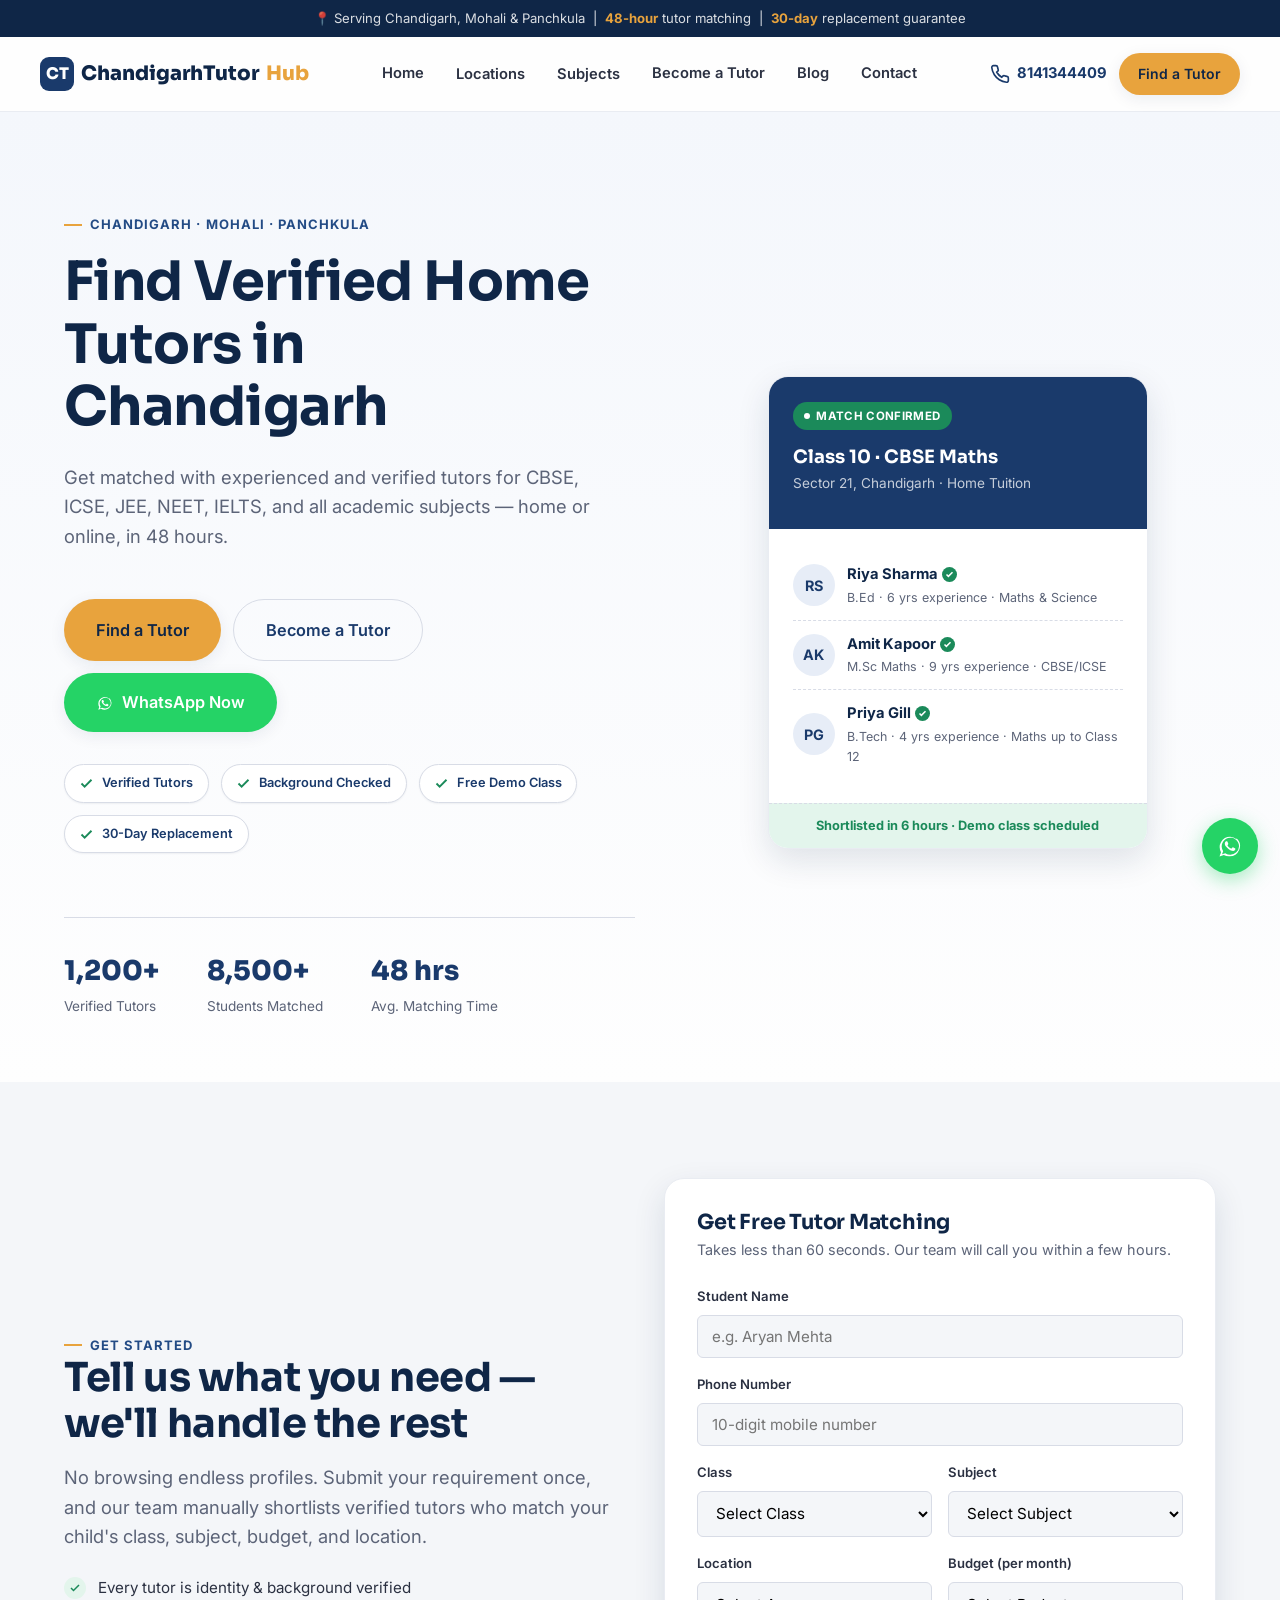
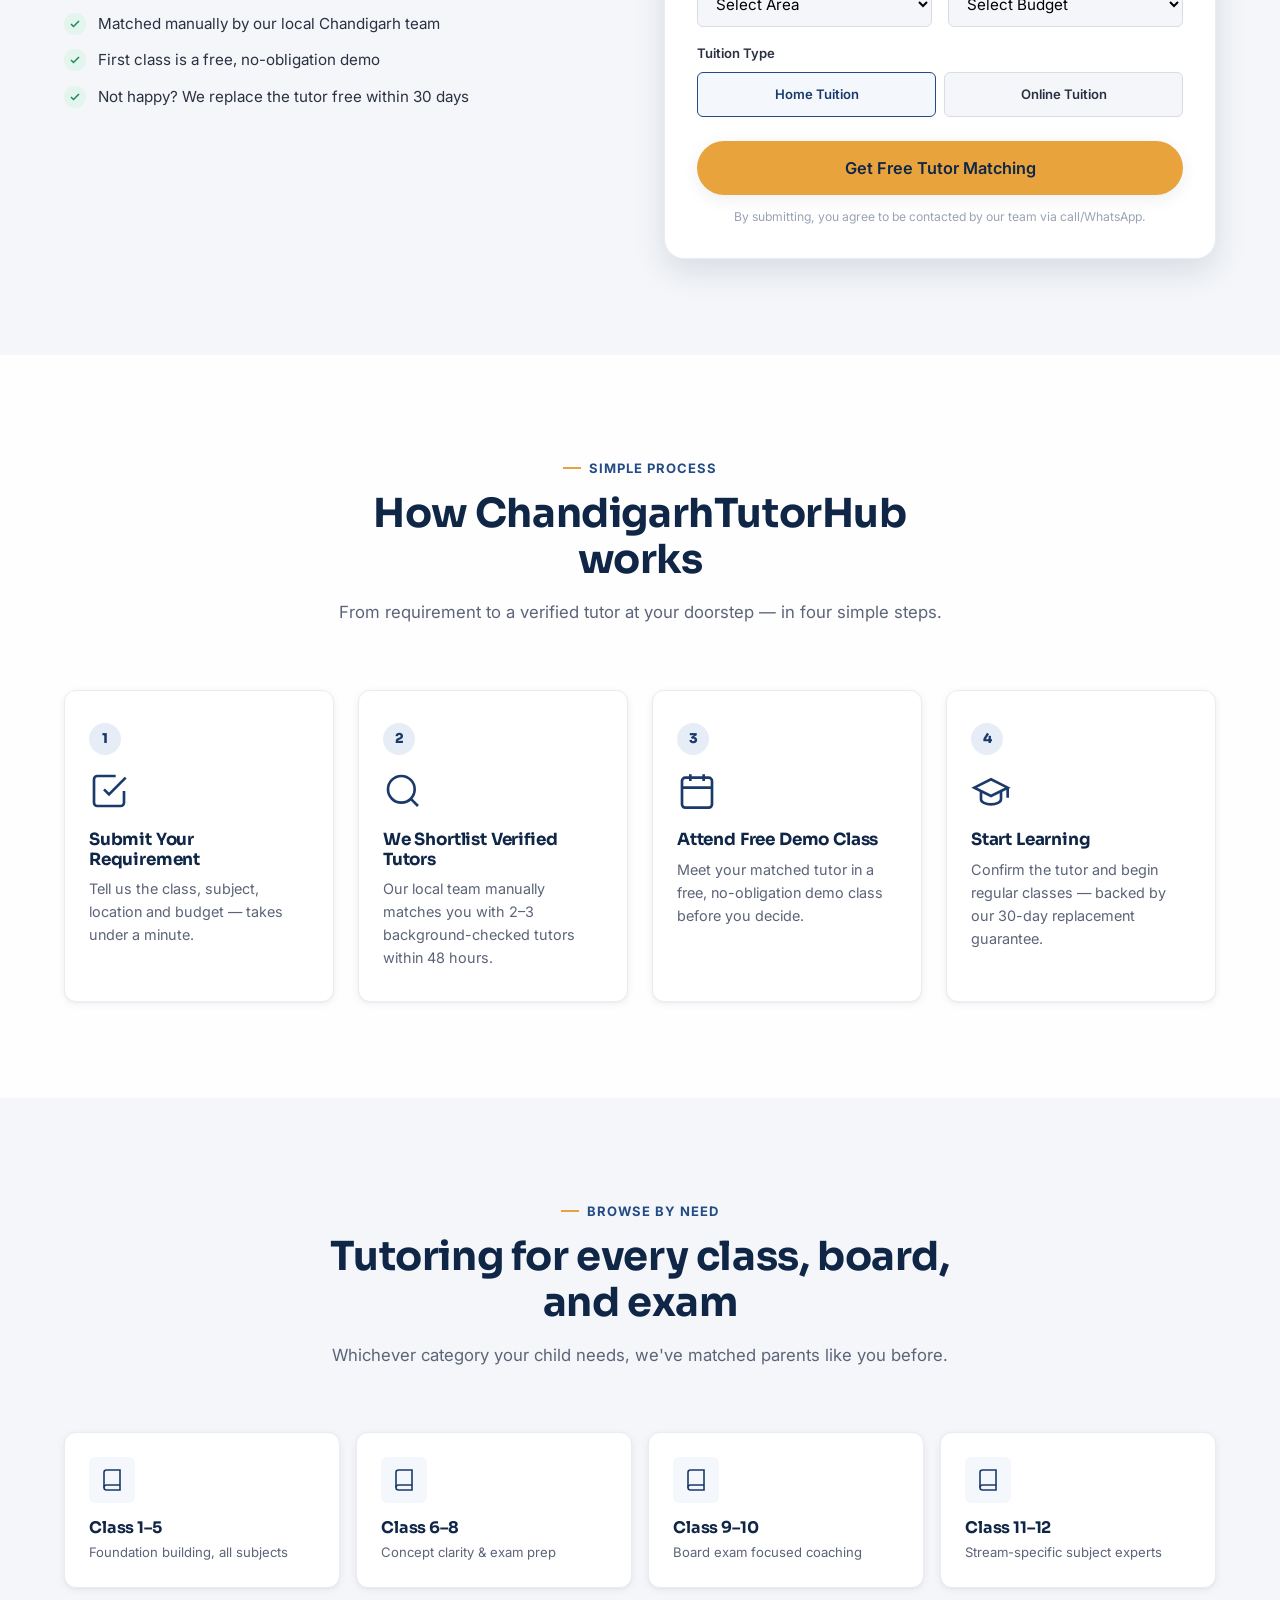
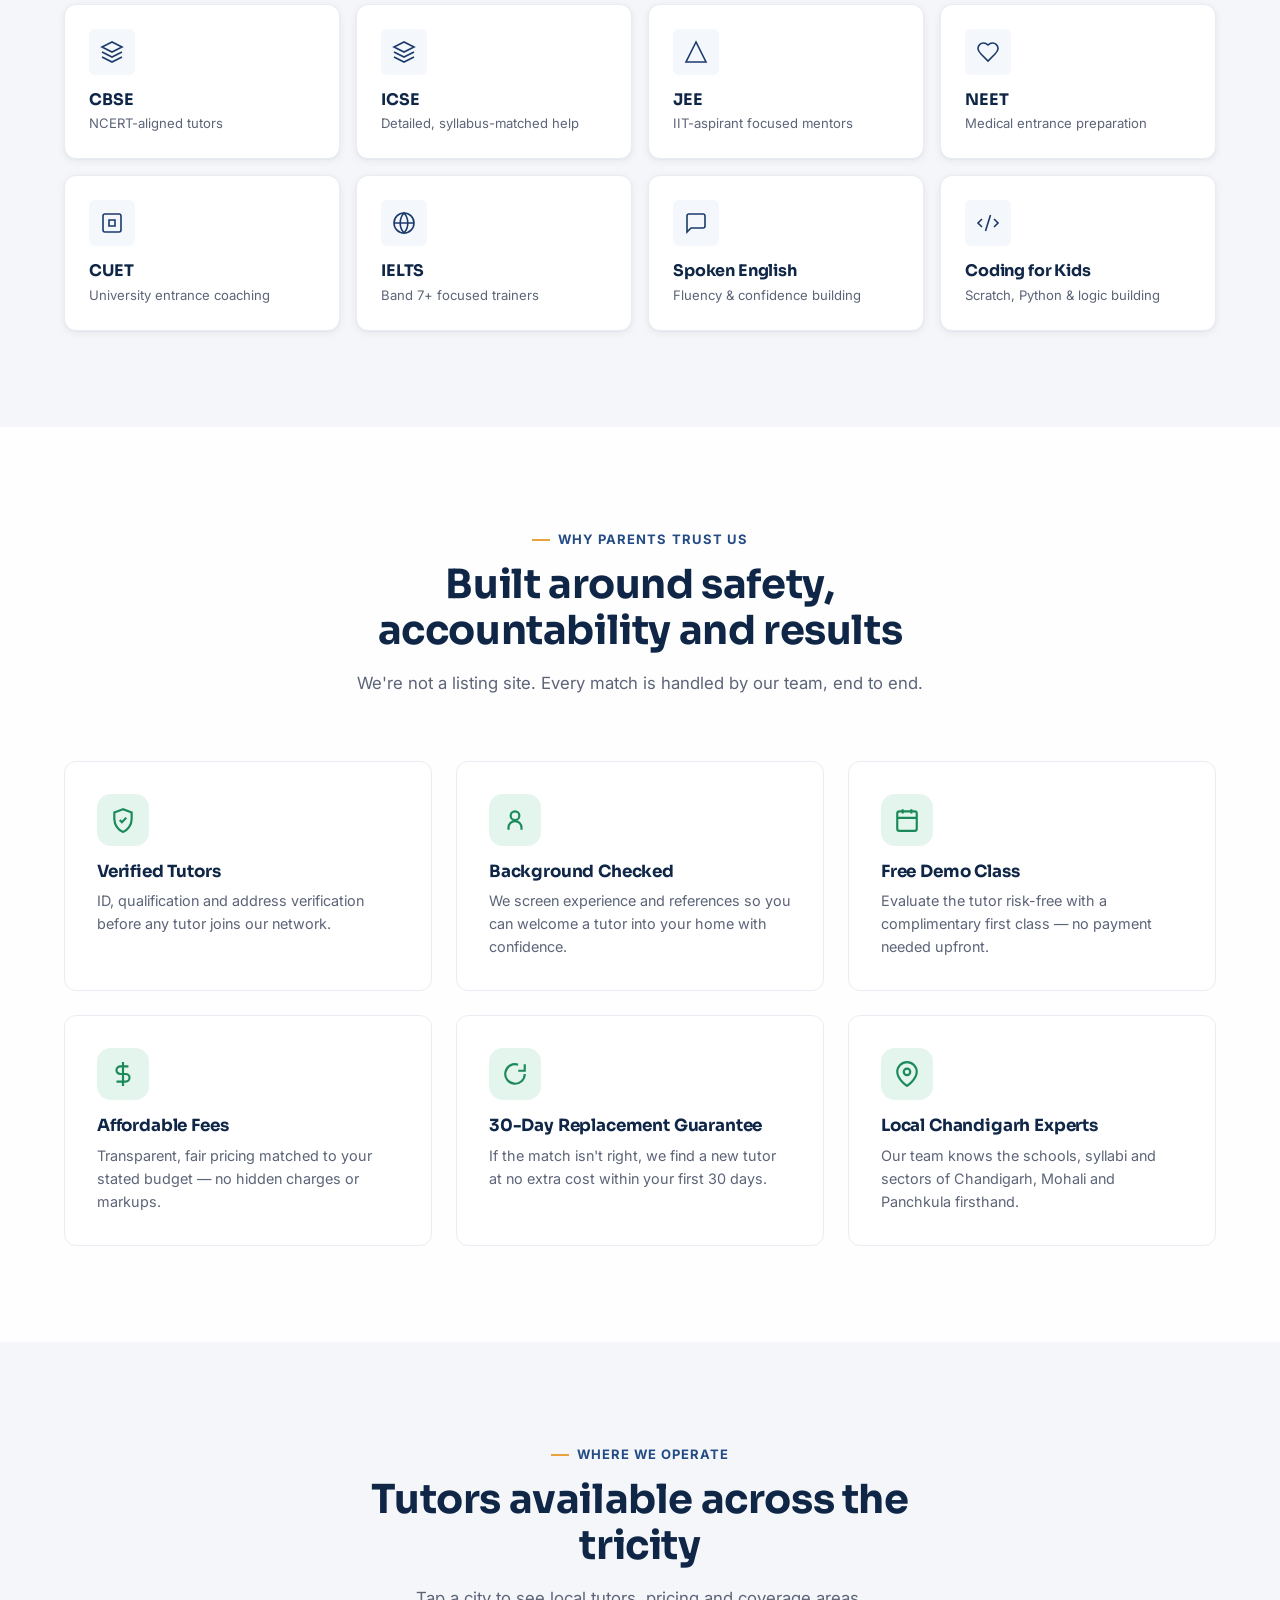
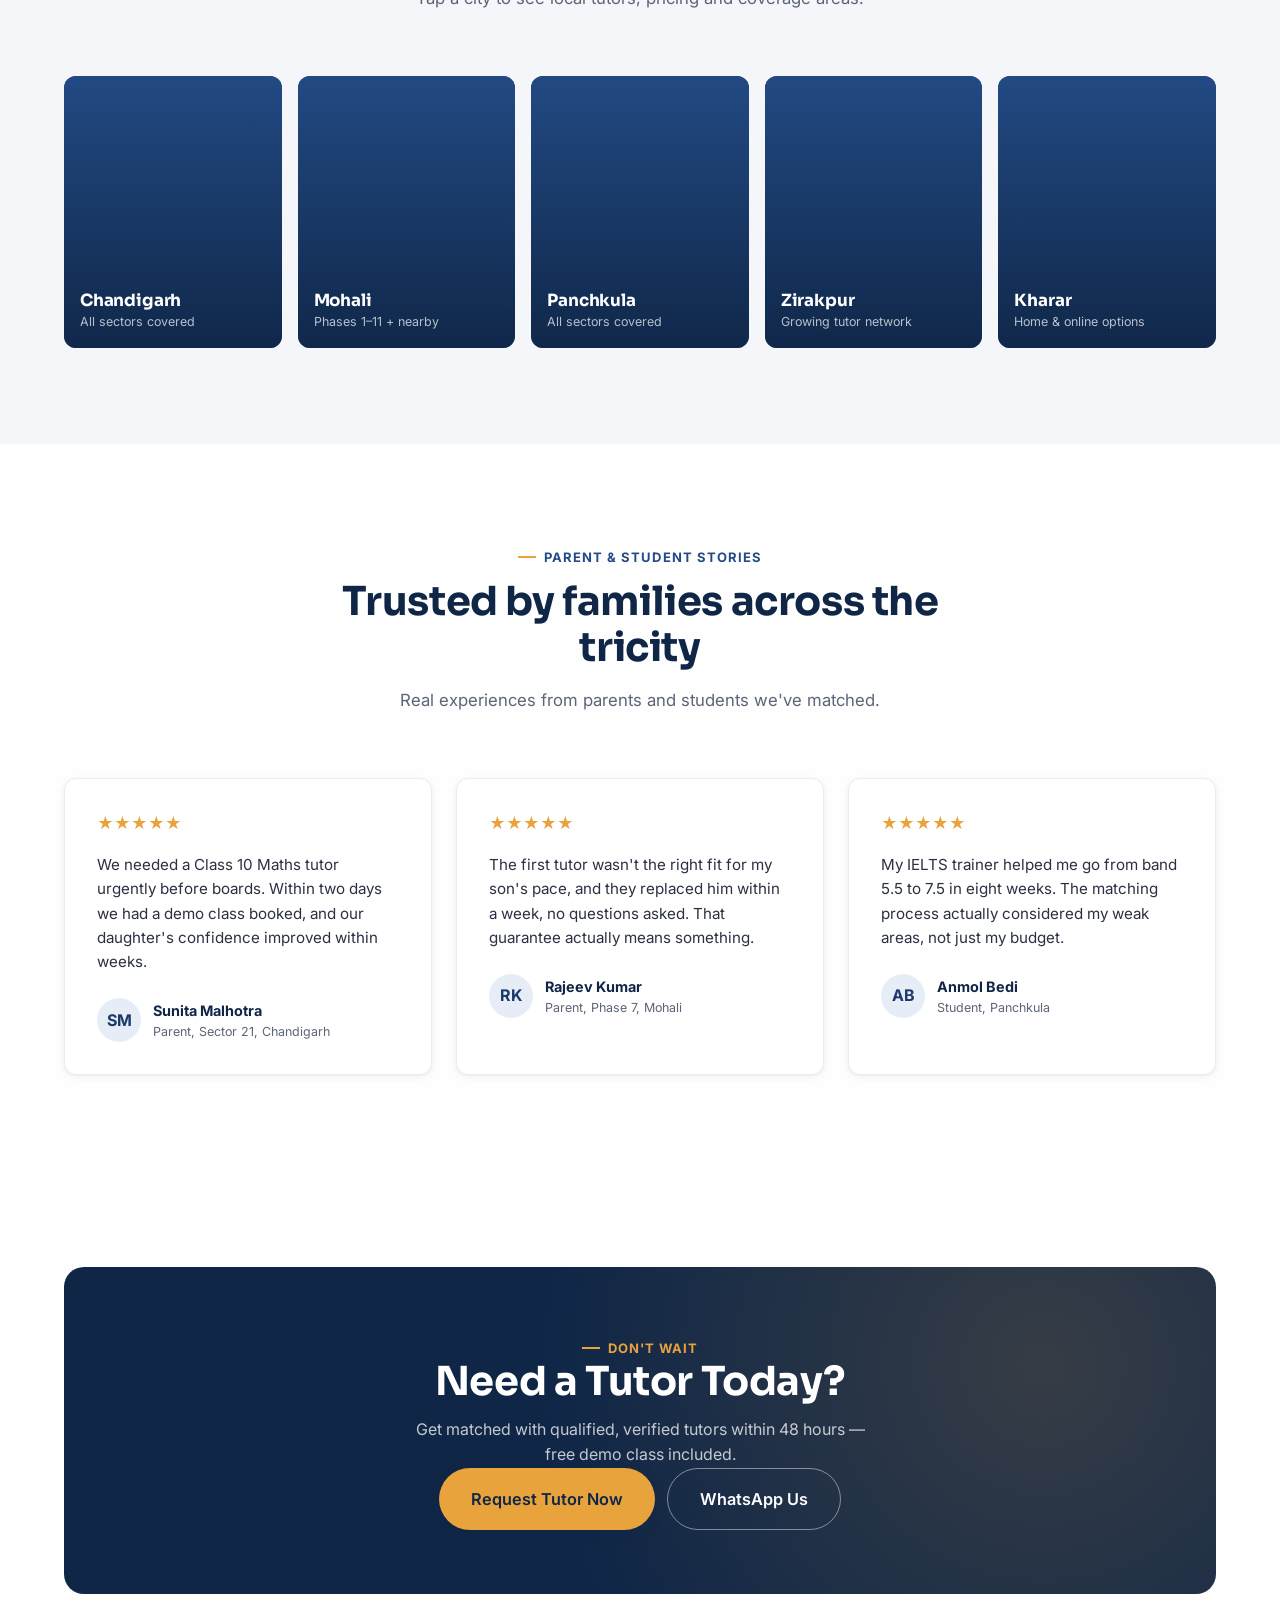
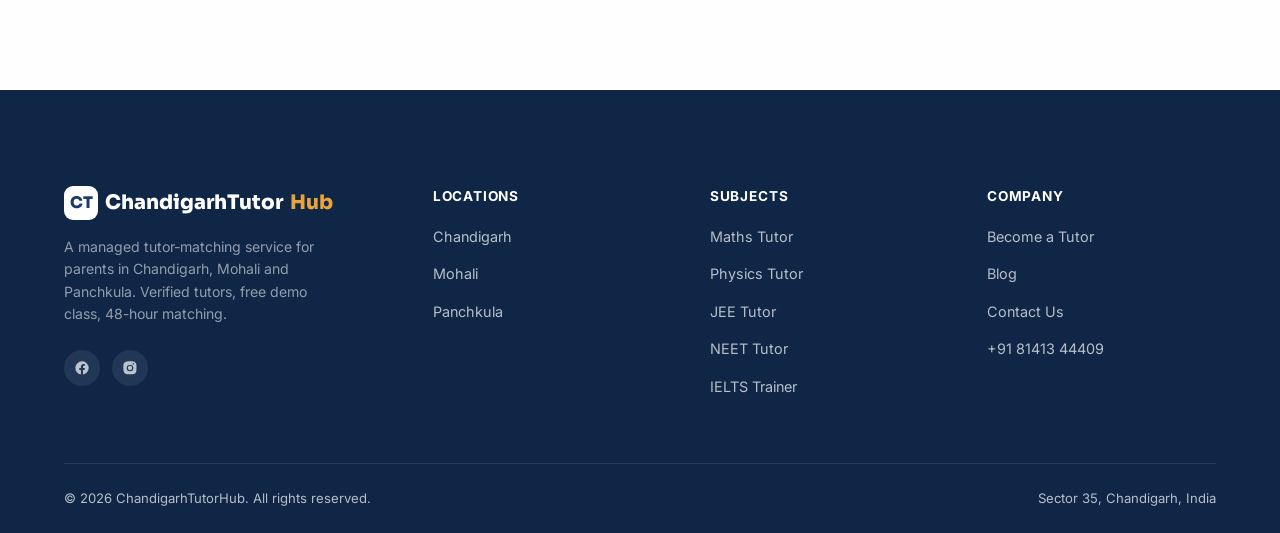
<file: index.html>
<!DOCTYPE html>
<html lang="en-IN">
<head>
<meta charset="UTF-8">
<meta name="viewport" content="width=device-width, initial-scale=1.0">
<title>Find Verified Home Tutors in Chandigarh, Mohali & Panchkula | ChandigarhTutorHub</title>
<meta name="description" content="Get matched with verified home & online tutors in Chandigarh, Mohali and Panchkula within 48 hours. Free demo class, 30-day replacement guarantee. CBSE, ICSE, JEE, NEET, IELTS & more.">
<link rel="canonical" href="https://www.chandigarhtutorhub.com/">

<!-- Open Graph -->
<meta property="og:type" content="website">
<meta property="og:site_name" content="ChandigarhTutorHub">
<meta property="og:title" content="Find Verified Home Tutors in Chandigarh, Mohali & Panchkula">
<meta property="og:description" content="Matched with a verified tutor in 48 hours. Free demo class. 30-day replacement guarantee.">
<meta property="og:url" content="https://www.chandigarhtutorhub.com/">
<meta property="og:image" content="https://www.chandigarhtutorhub.com/images/og-home.jpg">

<meta name="twitter:card" content="summary_large_image">
<meta name="robots" content="index, follow">

<link rel="preconnect" href="https://fonts.googleapis.com">
<link rel="stylesheet" href="css/style.css">

<!-- ===== Schema: LocalBusiness ===== -->
<script type="application/ld+json">
{
  "@context": "https://schema.org",
  "@type": "EducationalOrganization",
  "name": "ChandigarhTutorHub",
  "description": "Managed home and online tutor matching service for parents in Chandigarh, Mohali and Panchkula. Verified tutors, free demo class, 48-hour matching, 30-day replacement guarantee.",
  "url": "https://www.chandigarhtutorhub.com/",
  "telephone": "+91-8141344409",
  "priceRange": "₹₹",
  "address": {
    "@type": "PostalAddress",
    "streetAddress": "Sector 35",
    "addressLocality": "Chandigarh",
    "addressRegion": "Chandigarh",
    "postalCode": "160035",
    "addressCountry": "IN"
  },
  "geo": {
    "@type": "GeoCoordinates",
    "latitude": "30.7333",
    "longitude": "76.7794"
  },
  "areaServed": [
    {"@type": "City", "name": "Chandigarh"},
    {"@type": "City", "name": "Mohali"},
    {"@type": "City", "name": "Panchkula"},
    {"@type": "City", "name": "Zirakpur"},
    {"@type": "City", "name": "Kharar"}
  ],
  "sameAs": []
}
</script>

<!-- ===== Schema: FAQPage (homepage quick FAQs reused in trust building) ===== -->
<script type="application/ld+json">
{
  "@context": "https://schema.org",
  "@type": "FAQPage",
  "mainEntity": [
    {
      "@type": "Question",
      "name": "How fast will I get matched with a tutor?",
      "acceptedAnswer": { "@type": "Answer", "text": "Most parents are matched with a verified, suitable tutor within 48 hours of submitting their requirement." }
    },
    {
      "@type": "Question",
      "name": "Is the first class free?",
      "acceptedAnswer": { "@type": "Answer", "text": "Yes. Every match includes one free demo class so you can evaluate the tutor before committing." }
    },
    {
      "@type": "Question",
      "name": "What if the tutor is not a good fit?",
      "acceptedAnswer": { "@type": "Answer", "text": "We offer a 30-day replacement guarantee. If the tutor isn't working out, we will find a new match at no extra cost." }
    }
  ]
}
</script>
</head>
<body>

<!-- ============ TRUST BAR ============ -->
<div class="trust-bar">
  📍 Serving Chandigarh, Mohali & Panchkula &nbsp;|&nbsp; <strong>48-hour</strong> tutor matching &nbsp;|&nbsp; <strong>30-day</strong> replacement guarantee
</div>

<!-- ============ HEADER ============ -->
<header class="site-header">
  <div class="container header-inner">
    <a href="index.html" class="logo">
      <span class="logo-mark">CT</span>
      ChandigarhTutor<span class="logo-dot">Hub</span>
    </a>

    <nav class="main-nav">
      <a href="index.html">Home</a>
      <div class="has-dropdown">
        <a href="#">Locations</a>
        <div class="dropdown">
          <a href="home-tuition-chandigarh.html">Chandigarh</a>
          <a href="home-tuition-mohali.html">Mohali</a>
          <a href="home-tuition-panchkula.html">Panchkula</a>
        </div>
      </div>
      <div class="has-dropdown">
        <a href="#">Subjects</a>
        <div class="dropdown">
          <a href="maths-tutor-chandigarh.html">Maths Tutor</a>
          <a href="physics-tutor-chandigarh.html">Physics Tutor</a>
          <a href="jee-home-tutor-chandigarh.html">JEE Tutor</a>
          <a href="neet-home-tutor-chandigarh.html">NEET Tutor</a>
          <a href="ielts-tutor-chandigarh.html">IELTS Trainer</a>
        </div>
      </div>
      <a href="become-a-tutor.html">Become a Tutor</a>
      <a href="blog.html">Blog</a>
      <a href="contact.html">Contact</a>
    </nav>

    <div class="header-ctas">
      <a href="tel:+918141344409" class="header-call" data-loc="header"><svg class="icon" viewBox="0 0 24 24" fill="none" stroke="currentColor" stroke-width="2"><path d="M22 16.92v3a2 2 0 0 1-2.18 2 19.79 19.79 0 0 1-8.63-3.07 19.5 19.5 0 0 1-6-6 19.79 19.79 0 0 1-3.07-8.67A2 2 0 0 1 4.11 2h3a2 2 0 0 1 2 1.72c.127.96.361 1.903.7 2.81a2 2 0 0 1-.45 2.11L8.09 9.91a16 16 0 0 0 6 6l1.27-1.27a2 2 0 0 1 2.11-.45c.907.339 1.85.573 2.81.7A2 2 0 0 1 22 16.92z"/></svg><span>8141344409</span></a>
      <a href="#lead-form" class="btn btn-primary btn-sm">Find a Tutor</a>
      <button class="nav-toggle" aria-label="Open menu">
        <svg class="icon" viewBox="0 0 24 24" fill="none" stroke="currentColor" stroke-width="2"><path d="M3 12h18M3 6h18M3 18h18"/></svg>
      </button>
    </div>
  </div>
</header>

<!-- ============ HERO ============ -->
<section class="hero">
  <div class="container hero-grid">
    <div class="hero-copy">
      <span class="eyebrow">Chandigarh · Mohali · Panchkula</span>
      <h1>Find Verified Home Tutors in Chandigarh</h1>
      <p class="text-lead">Get matched with experienced and verified tutors for CBSE, ICSE, JEE, NEET, IELTS, and all academic subjects — home or online, in 48 hours.</p>

      <div class="hero-ctas">
        <a href="#lead-form" class="btn btn-primary btn-lg">Find a Tutor</a>
        <a href="become-a-tutor.html" class="btn btn-outline-ink btn-lg" style="border-color:var(--gray-200);">Become a Tutor</a>
        <a href="https://wa.me/918141344409?text=Hi%2C%20I%20am%20looking%20for%20a%20home%20tutor" class="btn btn-whatsapp btn-lg" data-loc="hero" target="_blank" rel="noopener">
          <svg class="btn-icon" viewBox="0 0 24 24" fill="currentColor"><path d="M17.6 6.32A8.86 8.86 0 0 0 12.05 4a8.94 8.94 0 0 0-7.74 13.4L3 21l3.7-1.28a8.9 8.9 0 0 0 4.34 1.12h.01a8.94 8.94 0 0 0 6.55-15.52zM12.05 19.4a7.4 7.4 0 0 1-3.78-1.04l-.27-.16-2.8.97.93-2.73-.18-.28a7.43 7.43 0 1 1 13.8-3.92 7.4 7.4 0 0 1-7.7 7.16zm4.08-5.56c-.22-.11-1.32-.65-1.52-.72-.2-.08-.35-.11-.5.11-.15.22-.58.72-.71.87-.13.15-.26.16-.48.05a6.1 6.1 0 0 1-1.79-1.1 6.7 6.7 0 0 1-1.24-1.54c-.13-.22-.01-.34.1-.45.1-.1.22-.26.33-.4.11-.13.15-.22.22-.37.07-.15.04-.28-.02-.39-.06-.11-.5-1.2-.68-1.65-.18-.43-.36-.37-.5-.38h-.43c-.15 0-.39.06-.59.28-.2.22-.78.76-.78 1.86s.8 2.16.91 2.31c.11.15 1.57 2.4 3.8 3.36.53.23.95.37 1.27.47.53.17 1.02.15 1.4.09.43-.06 1.32-.54 1.5-1.06.19-.52.19-.96.13-1.06-.06-.1-.2-.15-.42-.26z"/></svg>
          WhatsApp Now
        </a>
      </div>

      <div class="badge-row">
        <span class="trust-badge"><svg viewBox="0 0 24 24" fill="none" stroke="currentColor" stroke-width="3"><path d="M20 6 9 17l-5-5"/></svg> Verified Tutors</span>
        <span class="trust-badge"><svg viewBox="0 0 24 24" fill="none" stroke="currentColor" stroke-width="3"><path d="M20 6 9 17l-5-5"/></svg> Background Checked</span>
        <span class="trust-badge"><svg viewBox="0 0 24 24" fill="none" stroke="currentColor" stroke-width="3"><path d="M20 6 9 17l-5-5"/></svg> Free Demo Class</span>
        <span class="trust-badge"><svg viewBox="0 0 24 24" fill="none" stroke="currentColor" stroke-width="3"><path d="M20 6 9 17l-5-5"/></svg> 30-Day Replacement</span>
      </div>

      <div class="hero-stats">
        <div><div class="stat-num">1,200+</div><div class="stat-label">Verified Tutors</div></div>
        <div><div class="stat-num">8,500+</div><div class="stat-label">Students Matched</div></div>
        <div><div class="stat-num">48 hrs</div><div class="stat-label">Avg. Matching Time</div></div>
      </div>
    </div>

    <!-- Signature element: live match card -->
    <div class="match-card">
      <div class="match-card-top">
        <span class="match-card-status"><span class="dot"></span> Match Confirmed</span>
        <div class="match-card-title">Class 10 · CBSE Maths</div>
        <div class="match-card-sub">Sector 21, Chandigarh · Home Tuition</div>
      </div>
      <div class="match-card-body">
        <div class="match-row">
          <div class="match-avatar">RS</div>
          <div class="match-info">
            <div class="match-name">Riya Sharma <span class="verified-tick"><svg viewBox="0 0 24 24" fill="none" stroke="white" stroke-width="4"><path d="M20 6 9 17l-5-5"/></svg></span></div>
            <div class="match-meta">B.Ed · 6 yrs experience · Maths & Science</div>
          </div>
        </div>
        <div class="match-row">
          <div class="match-avatar">AK</div>
          <div class="match-info">
            <div class="match-name">Amit Kapoor <span class="verified-tick"><svg viewBox="0 0 24 24" fill="none" stroke="white" stroke-width="4"><path d="M20 6 9 17l-5-5"/></svg></span></div>
            <div class="match-meta">M.Sc Maths · 9 yrs experience · CBSE/ICSE</div>
          </div>
        </div>
        <div class="match-row">
          <div class="match-avatar">PG</div>
          <div class="match-info">
            <div class="match-name">Priya Gill <span class="verified-tick"><svg viewBox="0 0 24 24" fill="none" stroke="white" stroke-width="4"><path d="M20 6 9 17l-5-5"/></svg></span></div>
            <div class="match-meta">B.Tech · 4 yrs experience · Maths up to Class 12</div>
          </div>
        </div>
      </div>
      <div class="match-card-footer">Shortlisted in 6 hours · Demo class scheduled</div>
    </div>
  </div>
</section>

<!-- ============ TUITION REQUIREMENT FORM ============ -->
<section id="lead-form" class="bg-gray">
  <div class="container">
    <div class="two-col">
      <div>
        <span class="eyebrow">Get Started</span>
        <h2>Tell us what you need — we'll handle the rest</h2>
        <p class="text-lead" style="margin-top:var(--space-4);">No browsing endless profiles. Submit your requirement once, and our team manually shortlists verified tutors who match your child's class, subject, budget, and location.</p>
        <ul class="check-list">
          <li><span class="check-icon"><svg viewBox="0 0 24 24" fill="none" stroke="currentColor" stroke-width="3"><path d="M20 6 9 17l-5-5"/></svg></span> Every tutor is identity & background verified</li>
          <li><span class="check-icon"><svg viewBox="0 0 24 24" fill="none" stroke="currentColor" stroke-width="3"><path d="M20 6 9 17l-5-5"/></svg></span> Matched manually by our local Chandigarh team</li>
          <li><span class="check-icon"><svg viewBox="0 0 24 24" fill="none" stroke="currentColor" stroke-width="3"><path d="M20 6 9 17l-5-5"/></svg></span> First class is a free, no-obligation demo</li>
          <li><span class="check-icon"><svg viewBox="0 0 24 24" fill="none" stroke="currentColor" stroke-width="3"><path d="M20 6 9 17l-5-5"/></svg></span> Not happy? We replace the tutor free within 30 days</li>
        </ul>
      </div>

      <div>
        <div class="lead-form-card">
          <h3>Get Free Tutor Matching</h3>
          <p class="form-sub">Takes less than 60 seconds. Our team will call you within a few hours.</p>

          <form class="lead-form" id="home-lead-form" action="#" method="POST">
            <div class="form-grid">
              <div class="form-field full">
                <label for="student-name">Student Name</label>
                <input type="text" id="student-name" name="student_name" placeholder="e.g. Aryan Mehta" required>
              </div>
              <div class="form-field full">
                <label for="phone">Phone Number</label>
                <input type="tel" id="phone" name="phone" placeholder="10-digit mobile number" pattern="[0-9]{10}" required>
              </div>
              <div class="form-field">
                <label for="class">Class</label>
                <select id="class" name="class" required>
                  <option value="">Select Class</option>
                  <option>Class 1–5</option>
                  <option>Class 6–8</option>
                  <option>Class 9–10</option>
                  <option>Class 11–12</option>
                  <option>JEE / NEET</option>
                  <option>College / Other</option>
                </select>
              </div>
              <div class="form-field">
                <label for="subject">Subject</label>
                <select id="subject" name="subject" required>
                  <option value="">Select Subject</option>
                  <option>All Subjects</option>
                  <option>Maths</option>
                  <option>Physics</option>
                  <option>Chemistry</option>
                  <option>Biology</option>
                  <option>English</option>
                  <option>IELTS</option>
                  <option>Spoken English</option>
                  <option>Coding</option>
                </select>
              </div>
              <div class="form-field">
                <label for="location">Location</label>
                <select id="location" name="location" required>
                  <option value="">Select Area</option>
                  <option>Chandigarh</option>
                  <option>Mohali</option>
                  <option>Panchkula</option>
                  <option>Zirakpur</option>
                  <option>Kharar</option>
                </select>
              </div>
              <div class="form-field">
                <label for="budget">Budget (per month)</label>
                <select id="budget" name="budget">
                  <option value="">Select Budget</option>
                  <option>Under ₹3,000</option>
                  <option>₹3,000 – ₹6,000</option>
                  <option>₹6,000 – ₹10,000</option>
                  <option>Above ₹10,000</option>
                </select>
              </div>
              <div class="form-field full">
                <label>Tuition Type</label>
                <div class="tuition-type-toggle">
                  <label class="toggle-option active">
                    <input type="radio" name="tuition_type" value="Home Tuition" checked> Home Tuition
                  </label>
                  <label class="toggle-option">
                    <input type="radio" name="tuition_type" value="Online Tuition"> Online Tuition
                  </label>
                </div>
              </div>
            </div>
            <button type="submit" class="btn btn-primary btn-block btn-lg">Get Free Tutor Matching</button>
            <p class="form-privacy">By submitting, you agree to be contacted by our team via call/WhatsApp.</p>
          </form>

          <div class="form-success" style="display:none; text-align:center; padding: var(--space-6) 0;">
            <div style="width:56px;height:56px;border-radius:50%;background:var(--verified-100);color:var(--verified-600);display:flex;align-items:center;justify-content:center;margin:0 auto var(--space-4);">
              <svg width="28" height="28" viewBox="0 0 24 24" fill="none" stroke="currentColor" stroke-width="3"><path d="M20 6 9 17l-5-5"/></svg>
            </div>
            <h3>Request received!</h3>
            <p style="color:var(--gray-600); margin-top:var(--space-2);">Our team will call you within a few hours with verified tutor matches.</p>
          </div>
        </div>
      </div>
    </div>
  </div>
</section>

<!-- ============ HOW IT WORKS ============ -->
<section>
  <div class="container">
    <div class="section-head center">
      <span class="eyebrow">Simple Process</span>
      <h2>How ChandigarhTutorHub works</h2>
      <p>From requirement to a verified tutor at your doorstep — in four simple steps.</p>
    </div>

    <div class="steps-grid">
      <div class="step-card">
        <div class="step-num">1</div>
        <svg class="step-icon" viewBox="0 0 24 24" fill="none" stroke="currentColor" stroke-width="1.6"><path d="M9 11l3 3L22 4"/><path d="M21 12v7a2 2 0 0 1-2 2H5a2 2 0 0 1-2-2V5a2 2 0 0 1 2-2h11"/></svg>
        <h4>Submit Your Requirement</h4>
        <p>Tell us the class, subject, location and budget — takes under a minute.</p>
      </div>
      <div class="step-card">
        <div class="step-num">2</div>
        <svg class="step-icon" viewBox="0 0 24 24" fill="none" stroke="currentColor" stroke-width="1.6"><circle cx="11" cy="11" r="8"/><path d="m21 21-4.3-4.3"/></svg>
        <h4>We Shortlist Verified Tutors</h4>
        <p>Our local team manually matches you with 2–3 background-checked tutors within 48 hours.</p>
      </div>
      <div class="step-card">
        <div class="step-num">3</div>
        <svg class="step-icon" viewBox="0 0 24 24" fill="none" stroke="currentColor" stroke-width="1.6"><rect x="3" y="4" width="18" height="18" rx="2"/><path d="M16 2v4M8 2v4M3 10h18"/></svg>
        <h4>Attend Free Demo Class</h4>
        <p>Meet your matched tutor in a free, no-obligation demo class before you decide.</p>
      </div>
      <div class="step-card">
        <div class="step-num">4</div>
        <svg class="step-icon" viewBox="0 0 24 24" fill="none" stroke="currentColor" stroke-width="1.6"><path d="M22 10v6M2 10l10-5 10 5-10 5z"/><path d="M6 12v5c0 1.66 2.69 3 6 3s6-1.34 6-3v-5"/></svg>
        <h4>Start Learning</h4>
        <p>Confirm the tutor and begin regular classes — backed by our 30-day replacement guarantee.</p>
      </div>
    </div>
  </div>
</section>

<!-- ============ CATEGORIES ============ -->
<section class="bg-gray">
  <div class="container">
    <div class="section-head center">
      <span class="eyebrow">Browse by Need</span>
      <h2>Tutoring for every class, board, and exam</h2>
      <p>Whichever category your child needs, we've matched parents like you before.</p>
    </div>

    <div class="cat-grid">
      <a href="home-tuition-chandigarh.html" class="cat-card"><div class="cat-icon"><svg viewBox="0 0 24 24" fill="none" stroke="currentColor" stroke-width="1.6"><path d="M4 19.5A2.5 2.5 0 0 1 6.5 17H20"/><path d="M6.5 2H20v20H6.5A2.5 2.5 0 0 1 4 19.5v-15A2.5 2.5 0 0 1 6.5 2z"/></svg></div><h4>Class 1–5</h4><p>Foundation building, all subjects</p></a>
      <a href="home-tuition-chandigarh.html" class="cat-card"><div class="cat-icon"><svg viewBox="0 0 24 24" fill="none" stroke="currentColor" stroke-width="1.6"><path d="M4 19.5A2.5 2.5 0 0 1 6.5 17H20"/><path d="M6.5 2H20v20H6.5A2.5 2.5 0 0 1 4 19.5v-15A2.5 2.5 0 0 1 6.5 2z"/></svg></div><h4>Class 6–8</h4><p>Concept clarity & exam prep</p></a>
      <a href="home-tuition-chandigarh.html" class="cat-card"><div class="cat-icon"><svg viewBox="0 0 24 24" fill="none" stroke="currentColor" stroke-width="1.6"><path d="M4 19.5A2.5 2.5 0 0 1 6.5 17H20"/><path d="M6.5 2H20v20H6.5A2.5 2.5 0 0 1 4 19.5v-15A2.5 2.5 0 0 1 6.5 2z"/></svg></div><h4>Class 9–10</h4><p>Board exam focused coaching</p></a>
      <a href="home-tuition-chandigarh.html" class="cat-card"><div class="cat-icon"><svg viewBox="0 0 24 24" fill="none" stroke="currentColor" stroke-width="1.6"><path d="M4 19.5A2.5 2.5 0 0 1 6.5 17H20"/><path d="M6.5 2H20v20H6.5A2.5 2.5 0 0 1 4 19.5v-15A2.5 2.5 0 0 1 6.5 2z"/></svg></div><h4>Class 11–12</h4><p>Stream-specific subject experts</p></a>
      <a href="home-tuition-chandigarh.html" class="cat-card"><div class="cat-icon"><svg viewBox="0 0 24 24" fill="none" stroke="currentColor" stroke-width="1.6"><path d="M12 2 2 7l10 5 10-5-10-5z"/><path d="M2 17l10 5 10-5M2 12l10 5 10-5"/></svg></div><h4>CBSE</h4><p>NCERT-aligned tutors</p></a>
      <a href="home-tuition-chandigarh.html" class="cat-card"><div class="cat-icon"><svg viewBox="0 0 24 24" fill="none" stroke="currentColor" stroke-width="1.6"><path d="M12 2 2 7l10 5 10-5-10-5z"/><path d="M2 17l10 5 10-5M2 12l10 5 10-5"/></svg></div><h4>ICSE</h4><p>Detailed, syllabus-matched help</p></a>
      <a href="jee-home-tutor-chandigarh.html" class="cat-card"><div class="cat-icon"><svg viewBox="0 0 24 24" fill="none" stroke="currentColor" stroke-width="1.6"><path d="M12 2 2 22h20L12 2z"/></svg></div><h4>JEE</h4><p>IIT-aspirant focused mentors</p></a>
      <a href="neet-home-tutor-chandigarh.html" class="cat-card"><div class="cat-icon"><svg viewBox="0 0 24 24" fill="none" stroke="currentColor" stroke-width="1.6"><path d="M19 14c1.49-1.46 3-3.21 3-5.5A5.5 5.5 0 0 0 16.5 3c-1.76 0-3 .5-4.5 2-1.5-1.5-2.74-2-4.5-2A5.5 5.5 0 0 0 2 8.5c0 2.29 1.51 4.04 3 5.5l7 7Z"/></svg></div><h4>NEET</h4><p>Medical entrance preparation</p></a>
      <a href="home-tuition-chandigarh.html" class="cat-card"><div class="cat-icon"><svg viewBox="0 0 24 24" fill="none" stroke="currentColor" stroke-width="1.6"><rect x="3" y="3" width="18" height="18" rx="2"/><path d="M9 9h6v6H9z"/></svg></div><h4>CUET</h4><p>University entrance coaching</p></a>
      <a href="ielts-tutor-chandigarh.html" class="cat-card"><div class="cat-icon"><svg viewBox="0 0 24 24" fill="none" stroke="currentColor" stroke-width="1.6"><circle cx="12" cy="12" r="10"/><path d="M2 12h20M12 2a15 15 0 0 1 0 20 15 15 0 0 1 0-20z"/></svg></div><h4>IELTS</h4><p>Band 7+ focused trainers</p></a>
      <a href="home-tuition-chandigarh.html" class="cat-card"><div class="cat-icon"><svg viewBox="0 0 24 24" fill="none" stroke="currentColor" stroke-width="1.6"><path d="M21 15a2 2 0 0 1-2 2H7l-4 4V5a2 2 0 0 1 2-2h14a2 2 0 0 1 2 2z"/></svg></div><h4>Spoken English</h4><p>Fluency & confidence building</p></a>
      <a href="home-tuition-chandigarh.html" class="cat-card"><div class="cat-icon"><svg viewBox="0 0 24 24" fill="none" stroke="currentColor" stroke-width="1.6"><path d="m18 16 4-4-4-4M6 8l-4 4 4 4M14.5 4l-5 16"/></svg></div><h4>Coding for Kids</h4><p>Scratch, Python & logic building</p></a>
    </div>
  </div>
</section>

<!-- ============ WHY CHOOSE US ============ -->
<section>
  <div class="container">
    <div class="section-head center">
      <span class="eyebrow">Why Parents Trust Us</span>
      <h2>Built around safety, accountability and results</h2>
      <p>We're not a listing site. Every match is handled by our team, end to end.</p>
    </div>

    <div class="why-grid">
      <div class="why-card">
        <div class="why-icon"><svg viewBox="0 0 24 24" fill="none" stroke="currentColor" stroke-width="2"><path d="M12 2 4 5v6c0 5.5 3.8 10.7 8 12 4.2-1.3 8-6.5 8-12V5l-8-3z"/><path d="m9 12 2 2 4-4"/></svg></div>
        <h4>Verified Tutors</h4>
        <p>ID, qualification and address verification before any tutor joins our network.</p>
      </div>
      <div class="why-card">
        <div class="why-icon"><svg viewBox="0 0 24 24" fill="none" stroke="currentColor" stroke-width="2"><circle cx="12" cy="8" r="4"/><path d="M6 21v-2a6 6 0 0 1 12 0v2"/></svg></div>
        <h4>Background Checked</h4>
        <p>We screen experience and references so you can welcome a tutor into your home with confidence.</p>
      </div>
      <div class="why-card">
        <div class="why-icon"><svg viewBox="0 0 24 24" fill="none" stroke="currentColor" stroke-width="2"><rect x="3" y="4" width="18" height="18" rx="2"/><path d="M16 2v4M8 2v4M3 10h18"/></svg></div>
        <h4>Free Demo Class</h4>
        <p>Evaluate the tutor risk-free with a complimentary first class — no payment needed upfront.</p>
      </div>
      <div class="why-card">
        <div class="why-icon"><svg viewBox="0 0 24 24" fill="none" stroke="currentColor" stroke-width="2"><path d="M12 1v22M17 5H9.5a3.5 3.5 0 0 0 0 7h5a3.5 3.5 0 0 1 0 7H6"/></svg></div>
        <h4>Affordable Fees</h4>
        <p>Transparent, fair pricing matched to your stated budget — no hidden charges or markups.</p>
      </div>
      <div class="why-card">
        <div class="why-icon"><svg viewBox="0 0 24 24" fill="none" stroke="currentColor" stroke-width="2"><path d="M21 12a9 9 0 1 1-6.2-8.56"/><path d="M21 3v6h-6"/></svg></div>
        <h4>30-Day Replacement Guarantee</h4>
        <p>If the match isn't right, we find a new tutor at no extra cost within your first 30 days.</p>
      </div>
      <div class="why-card">
        <div class="why-icon"><svg viewBox="0 0 24 24" fill="none" stroke="currentColor" stroke-width="2"><path d="M21 10c0 7-9 13-9 13s-9-6-9-13a9 9 0 0 1 18 0z"/><circle cx="12" cy="10" r="3"/></svg></div>
        <h4>Local Chandigarh Experts</h4>
        <p>Our team knows the schools, syllabi and sectors of Chandigarh, Mohali and Panchkula firsthand.</p>
      </div>
    </div>
  </div>
</section>

<!-- ============ FEATURED LOCATIONS ============ -->
<section class="bg-gray">
  <div class="container">
    <div class="section-head center">
      <span class="eyebrow">Where We Operate</span>
      <h2>Tutors available across the tricity</h2>
      <p>Tap a city to see local tutors, pricing and coverage areas.</p>
    </div>

    <div class="loc-grid">
      <a href="home-tuition-chandigarh.html" class="loc-card"><div class="loc-card-content"><h4>Chandigarh</h4><p>All sectors covered</p></div></a>
      <a href="home-tuition-mohali.html" class="loc-card"><div class="loc-card-content"><h4>Mohali</h4><p>Phases 1–11 + nearby</p></div></a>
      <a href="home-tuition-panchkula.html" class="loc-card"><div class="loc-card-content"><h4>Panchkula</h4><p>All sectors covered</p></div></a>
      <a href="contact.html" class="loc-card"><div class="loc-card-content"><h4>Zirakpur</h4><p>Growing tutor network</p></div></a>
      <a href="contact.html" class="loc-card"><div class="loc-card-content"><h4>Kharar</h4><p>Home & online options</p></div></a>
    </div>
  </div>
</section>

<!-- ============ TESTIMONIALS ============ -->
<section>
  <div class="container">
    <div class="section-head center">
      <span class="eyebrow">Parent & Student Stories</span>
      <h2>Trusted by families across the tricity</h2>
      <p>Real experiences from parents and students we've matched.</p>
    </div>

    <div class="testi-grid">
      <div class="testi-card">
        <div class="testi-stars">★★★★★</div>
        <p class="quote">We needed a Class 10 Maths tutor urgently before boards. Within two days we had a demo class booked, and our daughter's confidence improved within weeks.</p>
        <div class="testi-person">
          <div class="testi-avatar">SM</div>
          <div><div class="testi-name">Sunita Malhotra</div><div class="testi-role">Parent, Sector 21, Chandigarh</div></div>
        </div>
      </div>
      <div class="testi-card">
        <div class="testi-stars">★★★★★</div>
        <p class="quote">The first tutor wasn't the right fit for my son's pace, and they replaced him within a week, no questions asked. That guarantee actually means something.</p>
        <div class="testi-person">
          <div class="testi-avatar">RK</div>
          <div><div class="testi-name">Rajeev Kumar</div><div class="testi-role">Parent, Phase 7, Mohali</div></div>
        </div>
      </div>
      <div class="testi-card">
        <div class="testi-stars">★★★★★</div>
        <p class="quote">My IELTS trainer helped me go from band 5.5 to 7.5 in eight weeks. The matching process actually considered my weak areas, not just my budget.</p>
        <div class="testi-person">
          <div class="testi-avatar">AB</div>
          <div><div class="testi-name">Anmol Bedi</div><div class="testi-role">Student, Panchkula</div></div>
        </div>
      </div>
    </div>
  </div>
</section>

<!-- ============ FINAL CTA ============ -->
<section>
  <div class="container">
    <div class="cta-band">
      <span class="eyebrow" style="color: var(--amber-500);">Don't Wait</span>
      <h2>Need a Tutor Today?</h2>
      <p>Get matched with qualified, verified tutors within 48 hours — free demo class included.</p>
      <div class="hero-ctas">
        <a href="#lead-form" class="btn btn-primary btn-lg">Request Tutor Now</a>
        <a href="https://wa.me/918141344409?text=Hi%2C%20I%20need%20a%20tutor%20urgently" class="btn btn-outline btn-lg" data-loc="final-cta" target="_blank" rel="noopener">WhatsApp Us</a>
      </div>
    </div>
  </div>
</section>

<!-- ============ FOOTER ============ -->
<footer class="site-footer">
  <div class="container">
    <div class="footer-grid">
      <div class="footer-brand">
        <a href="index.html" class="logo"><span class="logo-mark">CT</span>ChandigarhTutor<span class="logo-dot">Hub</span></a>
        <p>A managed tutor-matching service for parents in Chandigarh, Mohali and Panchkula. Verified tutors, free demo class, 48-hour matching.</p>
        <div class="footer-social">
          <a href="#" aria-label="Facebook"><svg viewBox="0 0 24 24" fill="currentColor"><path d="M22 12a10 10 0 1 0-11.6 9.9v-7H7.9V12h2.5V9.8c0-2.5 1.5-3.9 3.8-3.9 1.1 0 2.2.2 2.2.2v2.5h-1.3c-1.2 0-1.6.8-1.6 1.6V12h2.8l-.4 2.9h-2.4v7A10 10 0 0 0 22 12z"/></svg></a>
          <a href="#" aria-label="Instagram"><svg viewBox="0 0 24 24" fill="currentColor"><path d="M12 2c2.7 0 3.1 0 4.1.1 1 0 1.7.2 2.3.5.6.2 1.1.6 1.6 1.1.5.5.8.9 1.1 1.6.2.6.4 1.3.5 2.3.1 1 .1 1.4.1 4.1s0 3.1-.1 4.1c0 1-.2 1.7-.5 2.3-.2.6-.6 1.1-1.1 1.6-.5.5-.9.8-1.6 1.1-.6.2-1.3.4-2.3.5-1 .1-1.4.1-4.1.1s-3.1 0-4.1-.1c-1 0-1.7-.2-2.3-.5-.6-.2-1.1-.6-1.6-1.1-.5-.5-.8-.9-1.1-1.6-.2-.6-.4-1.3-.5-2.3C2 15.1 2 14.7 2 12s0-3.1.1-4.1c0-1 .2-1.7.5-2.3.2-.6.6-1.1 1.1-1.6.5-.5.9-.8 1.6-1.1.6-.2 1.3-.4 2.3-.5C8.9 2 9.3 2 12 2zm0 5a5 5 0 1 0 0 10 5 5 0 0 0 0-10zm0 8.2a3.2 3.2 0 1 1 0-6.4 3.2 3.2 0 0 1 0 6.4zm5.2-8.4a1.2 1.2 0 1 0 0-2.4 1.2 1.2 0 0 0 0 2.4z"/></svg></a>
        </div>
      </div>
      <div class="footer-col">
        <h5>Locations</h5>
        <ul>
          <li><a href="home-tuition-chandigarh.html">Chandigarh</a></li>
          <li><a href="home-tuition-mohali.html">Mohali</a></li>
          <li><a href="home-tuition-panchkula.html">Panchkula</a></li>
        </ul>
      </div>
      <div class="footer-col">
        <h5>Subjects</h5>
        <ul>
          <li><a href="maths-tutor-chandigarh.html">Maths Tutor</a></li>
          <li><a href="physics-tutor-chandigarh.html">Physics Tutor</a></li>
          <li><a href="jee-home-tutor-chandigarh.html">JEE Tutor</a></li>
          <li><a href="neet-home-tutor-chandigarh.html">NEET Tutor</a></li>
          <li><a href="ielts-tutor-chandigarh.html">IELTS Trainer</a></li>
        </ul>
      </div>
      <div class="footer-col">
        <h5>Company</h5>
        <ul>
          <li><a href="become-a-tutor.html">Become a Tutor</a></li>
          <li><a href="blog.html">Blog</a></li>
          <li><a href="contact.html">Contact Us</a></li>
          <li><a href="tel:+918141344409">+91 81413 44409</a></li>
        </ul>
      </div>
    </div>
    <div class="footer-bottom">
      <span>© 2026 ChandigarhTutorHub. All rights reserved.</span>
      <span>Sector 35, Chandigarh, India</span>
    </div>
  </div>
</footer>

<!-- ============ STICKY MOBILE CTA ============ -->
<div class="sticky-mobile-cta">
  <a href="tel:+918141344409" class="btn btn-outline-ink" style="border-color:var(--gray-200);" data-loc="sticky"><svg class="btn-icon" viewBox="0 0 24 24" fill="none" stroke="currentColor" stroke-width="2"><path d="M22 16.92v3a2 2 0 0 1-2.18 2 19.79 19.79 0 0 1-8.63-3.07 19.5 19.5 0 0 1-6-6 19.79 19.79 0 0 1-3.07-8.67A2 2 0 0 1 4.11 2h3a2 2 0 0 1 2 1.72c.127.96.361 1.903.7 2.81a2 2 0 0 1-.45 2.11L8.09 9.91a16 16 0 0 0 6 6l1.27-1.27a2 2 0 0 1 2.11-.45c.907.339 1.85.573 2.81.7A2 2 0 0 1 22 16.92z"/></svg> Call Now</a>
  <a href="#lead-form" class="btn btn-primary">Find a Tutor</a>
</div>

<!-- ============ FLOATING WHATSAPP ============ -->
<a href="https://wa.me/918141344409?text=Hi%2C%20I%20am%20looking%20for%20a%20home%20tutor" class="float-whatsapp" data-loc="float" target="_blank" rel="noopener" aria-label="Chat on WhatsApp">
  <svg viewBox="0 0 24 24" fill="currentColor"><path d="M17.6 6.32A8.86 8.86 0 0 0 12.05 4a8.94 8.94 0 0 0-7.74 13.4L3 21l3.7-1.28a8.9 8.9 0 0 0 4.34 1.12h.01a8.94 8.94 0 0 0 6.55-15.52zM12.05 19.4a7.4 7.4 0 0 1-3.78-1.04l-.27-.16-2.8.97.93-2.73-.18-.28a7.43 7.43 0 1 1 13.8-3.92 7.4 7.4 0 0 1-7.7 7.16zm4.08-5.56c-.22-.11-1.32-.65-1.52-.72-.2-.08-.35-.11-.5.11-.15.22-.58.72-.71.87-.13.15-.26.16-.48.05a6.1 6.1 0 0 1-1.79-1.1 6.7 6.7 0 0 1-1.24-1.54c-.13-.22-.01-.34.1-.45.1-.1.22-.26.33-.4.11-.13.15-.22.22-.37.07-.15.04-.28-.02-.39-.06-.11-.5-1.2-.68-1.65-.18-.43-.36-.37-.5-.38h-.43c-.15 0-.39.06-.59.28-.2.22-.78.76-.78 1.86s.8 2.16.91 2.31c.11.15 1.57 2.4 3.8 3.36.53.23.95.37 1.27.47.53.17 1.02.15 1.4.09.43-.06 1.32-.54 1.5-1.06.19-.52.19-.96.13-1.06-.06-.1-.2-.15-.42-.26z"/></svg>
</a>

<script src="js/main.js"></script>
</body>
</html>
</file>
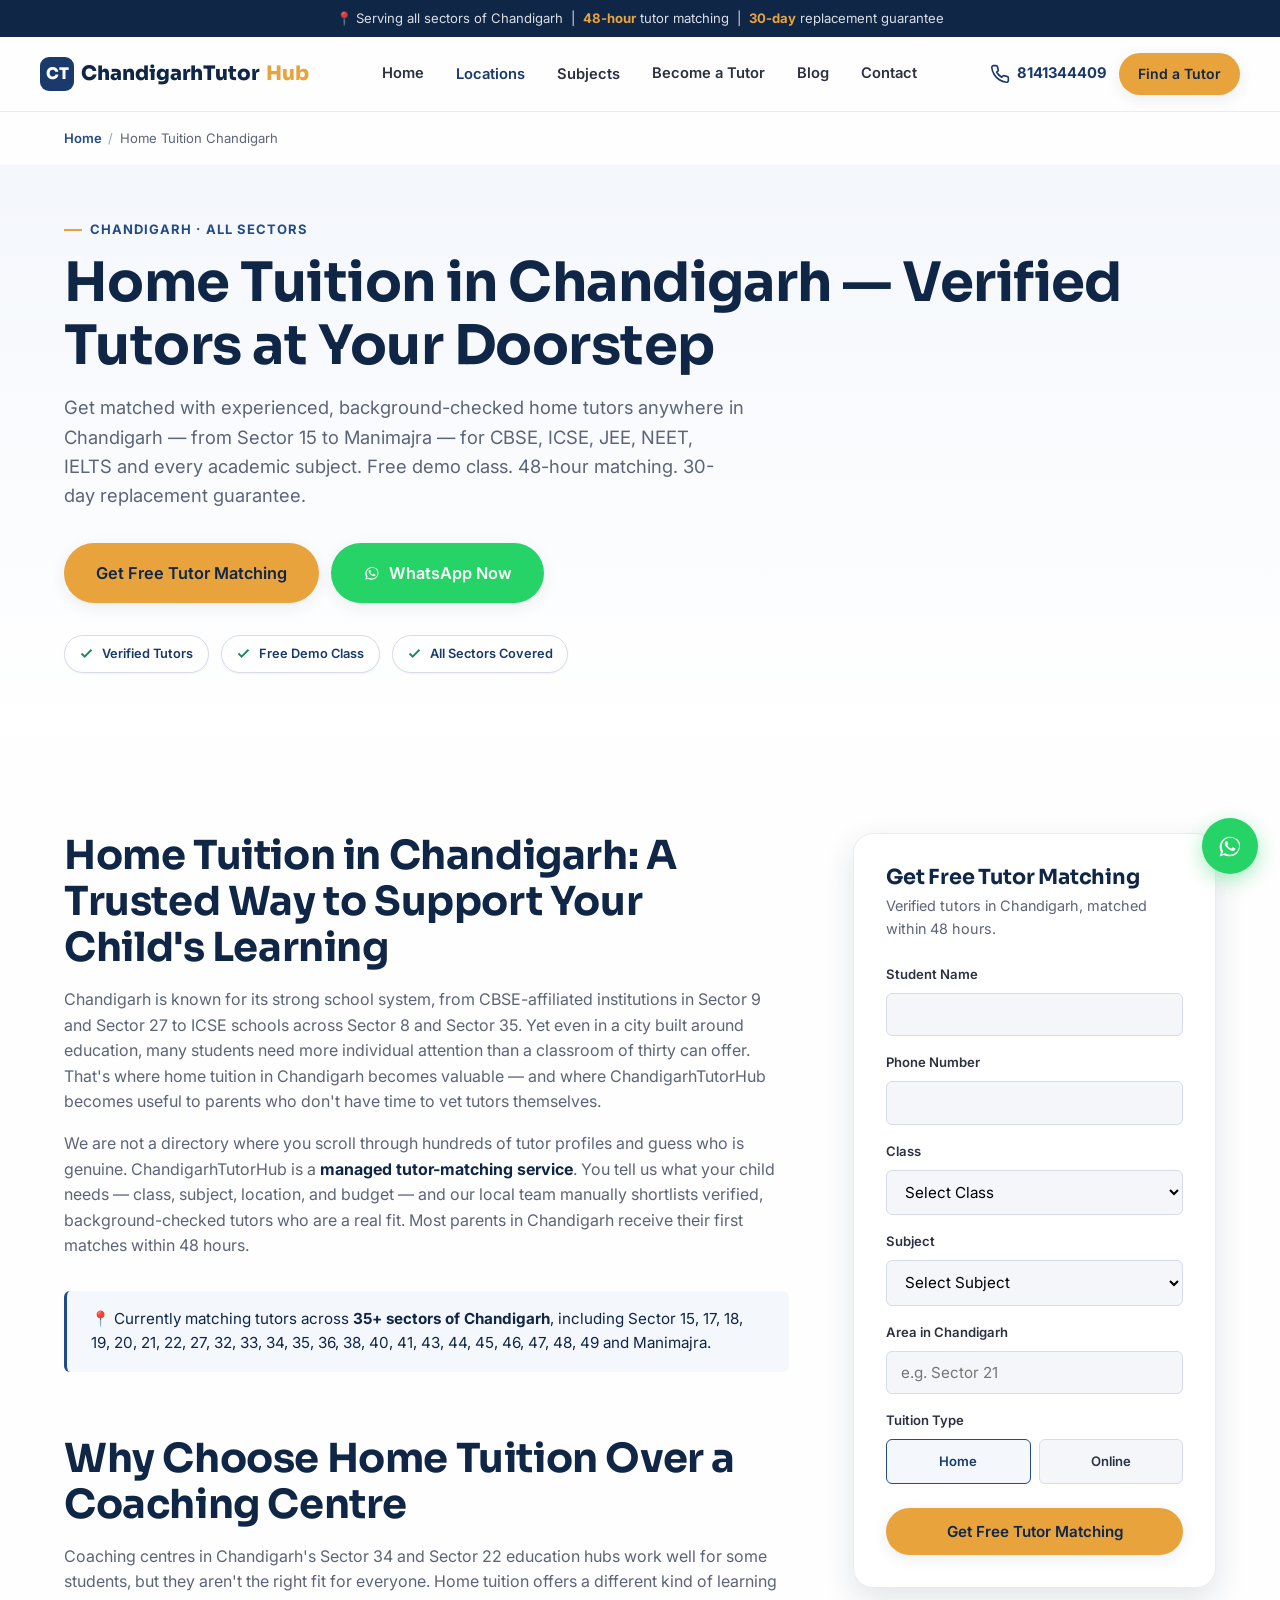
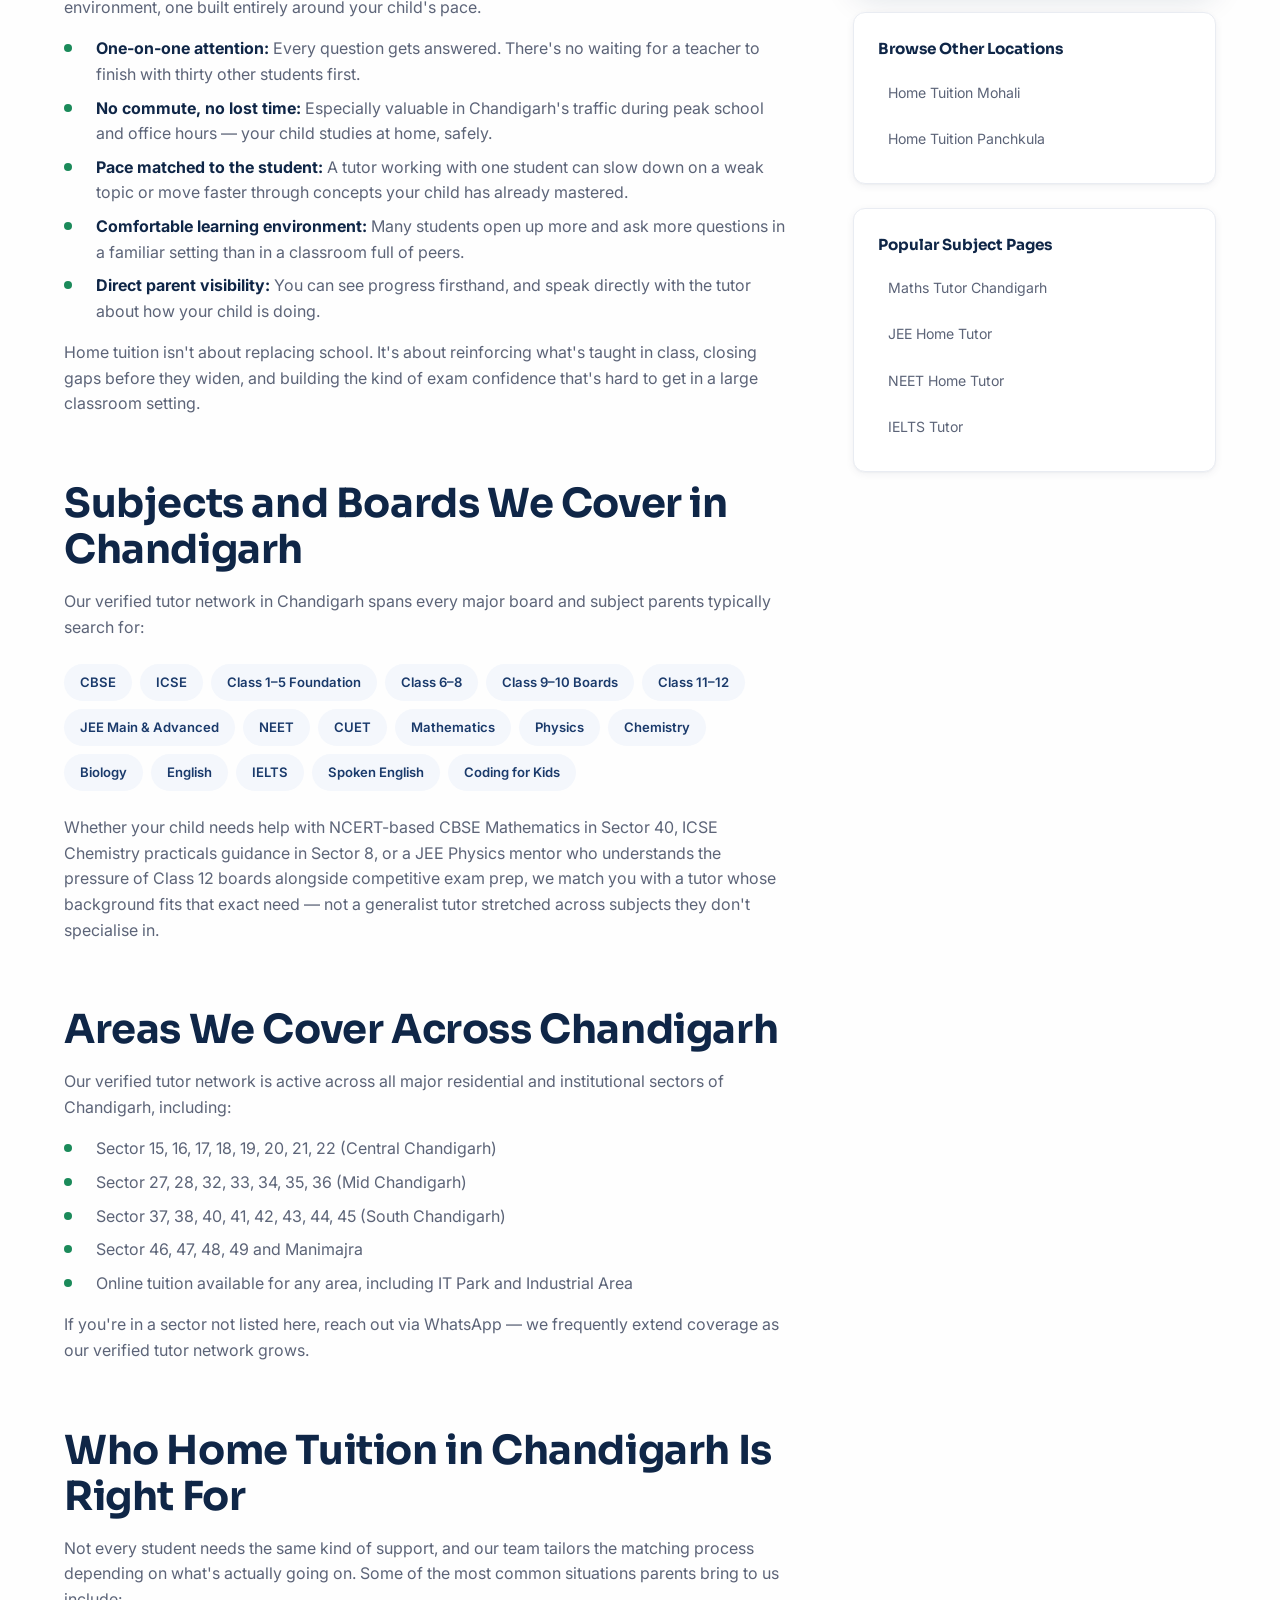
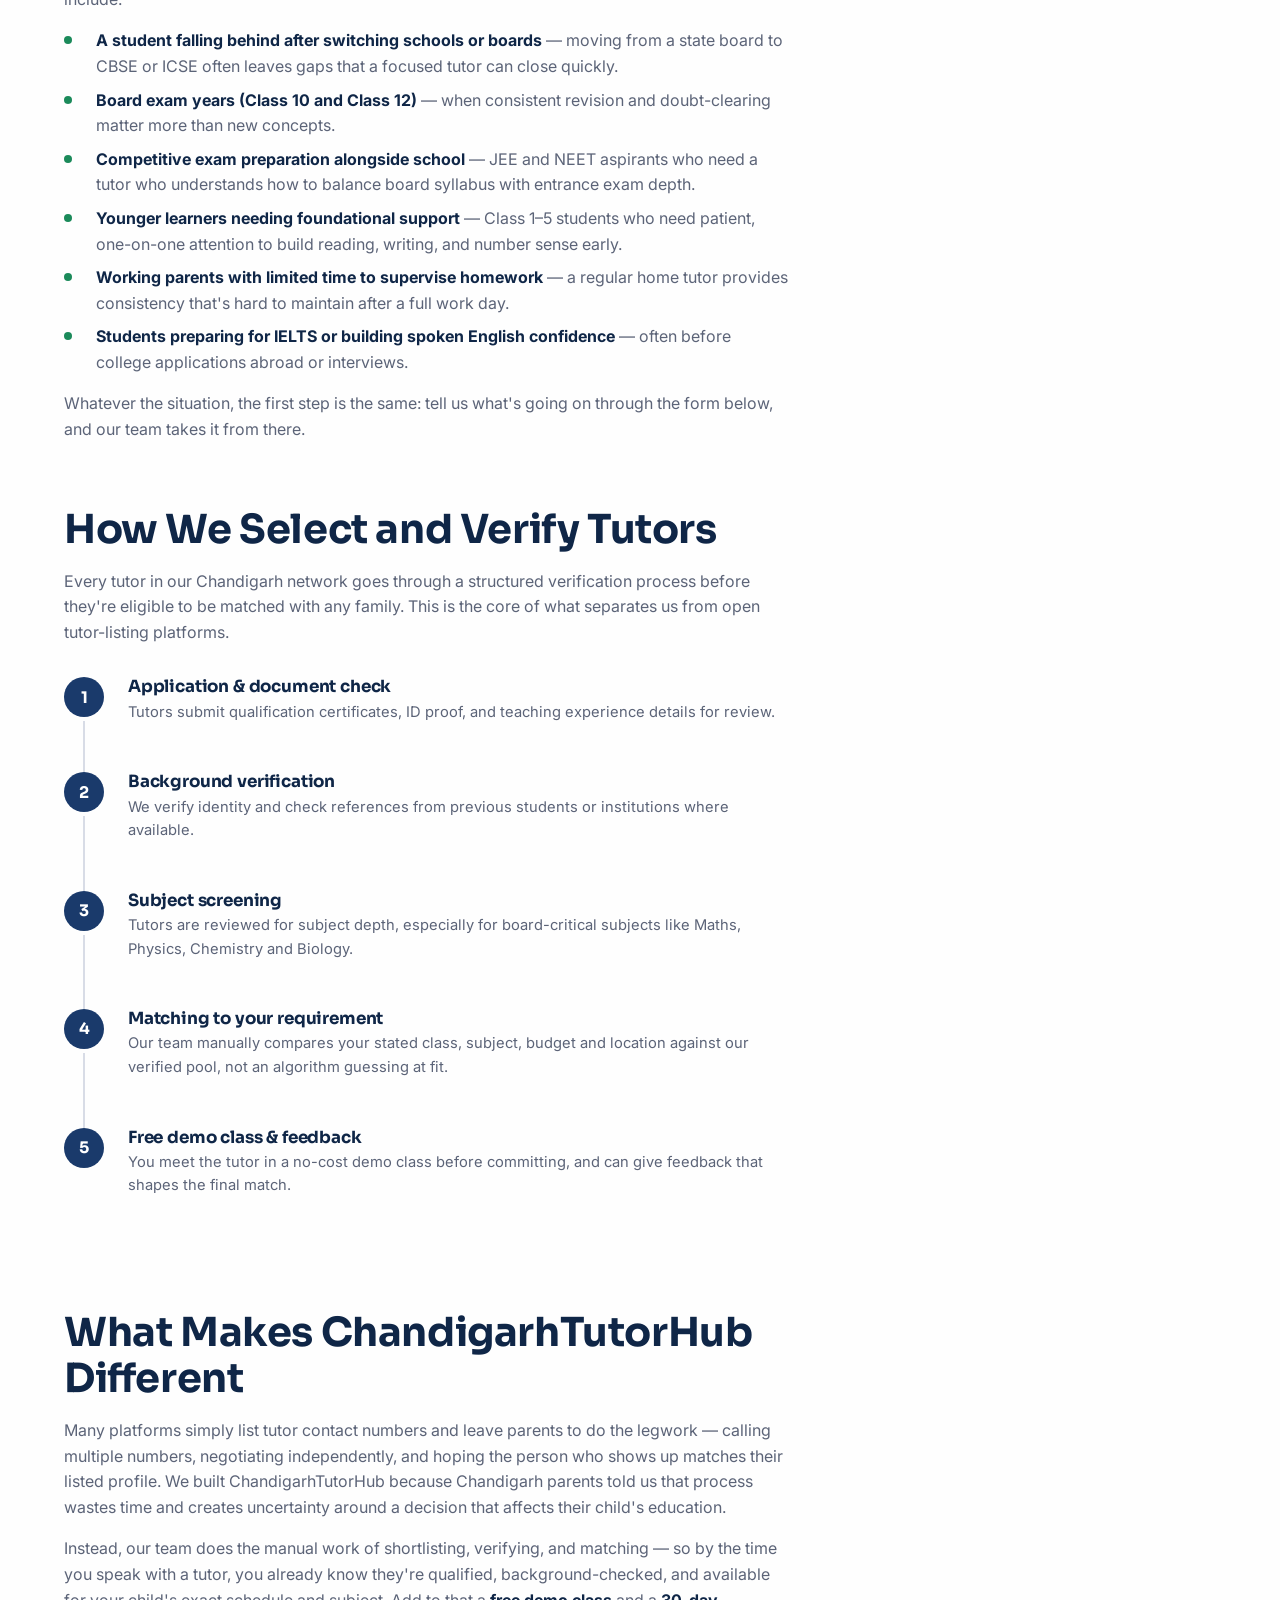
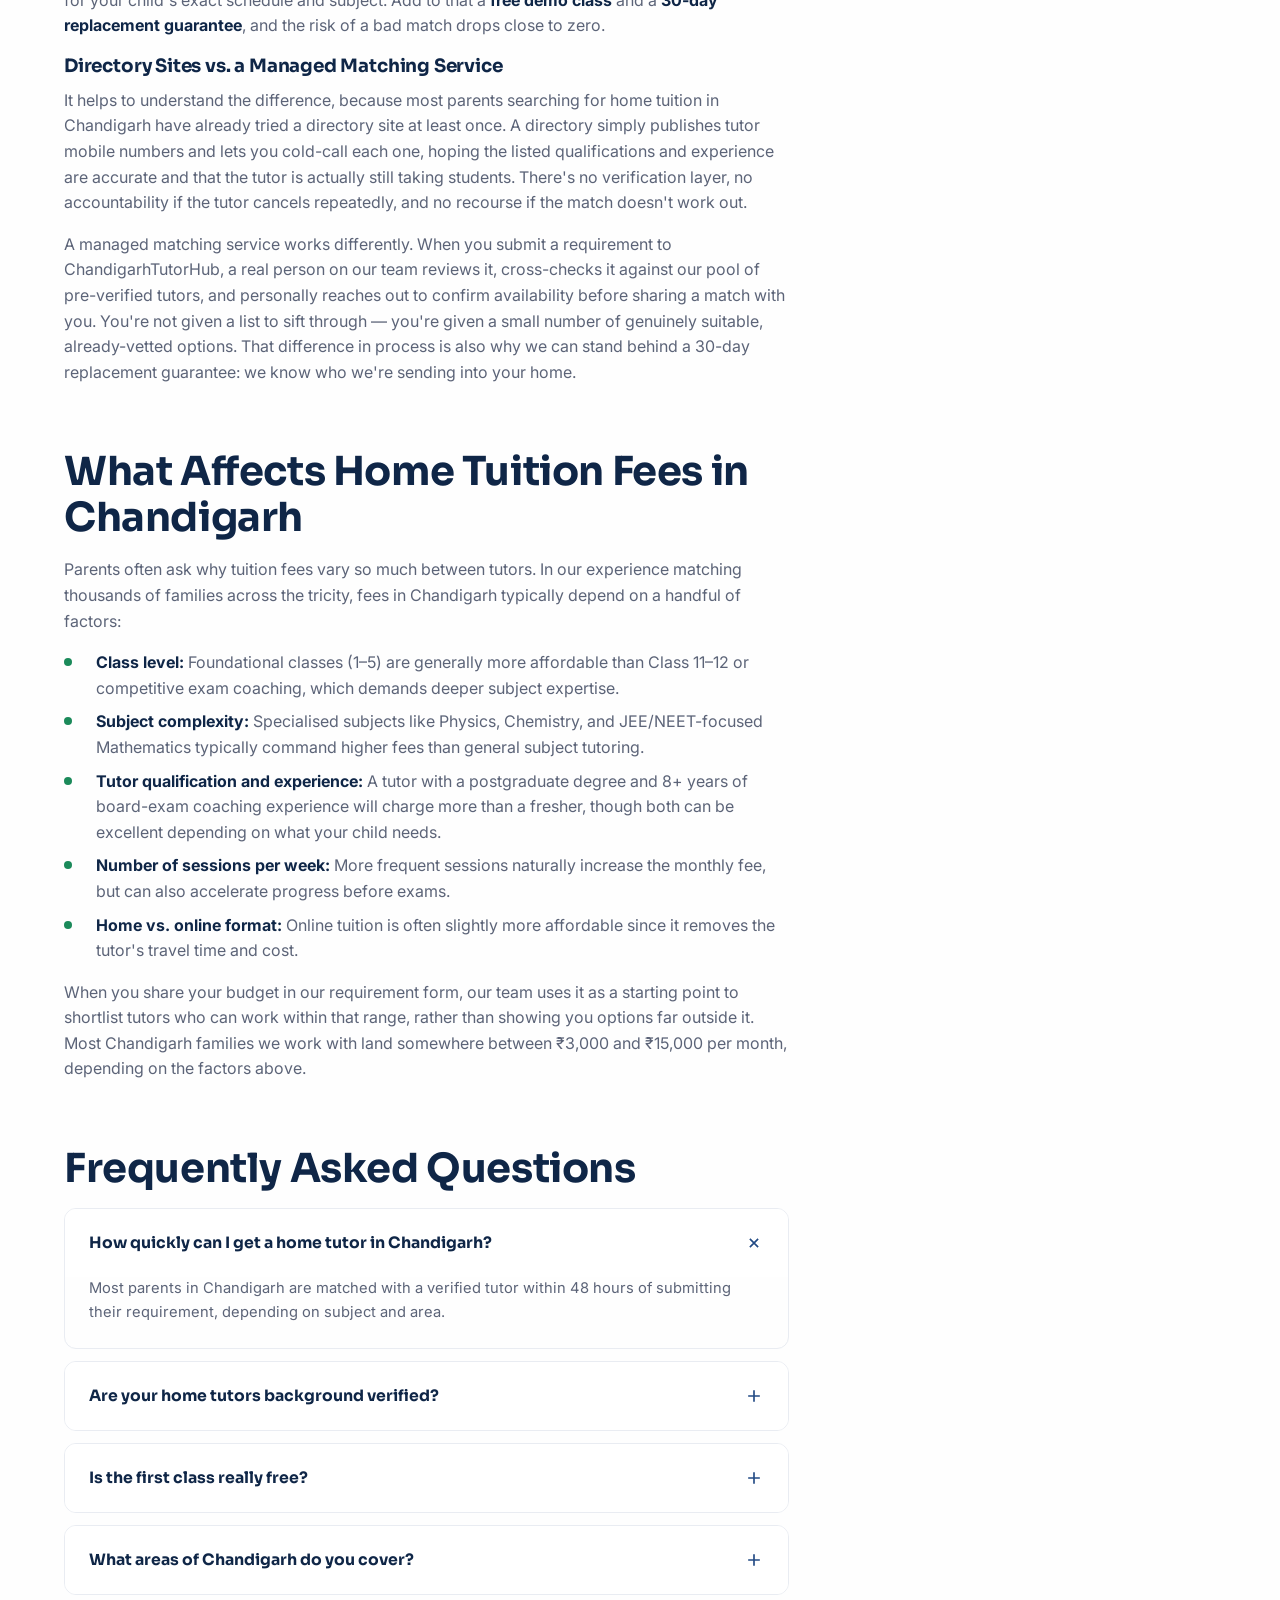
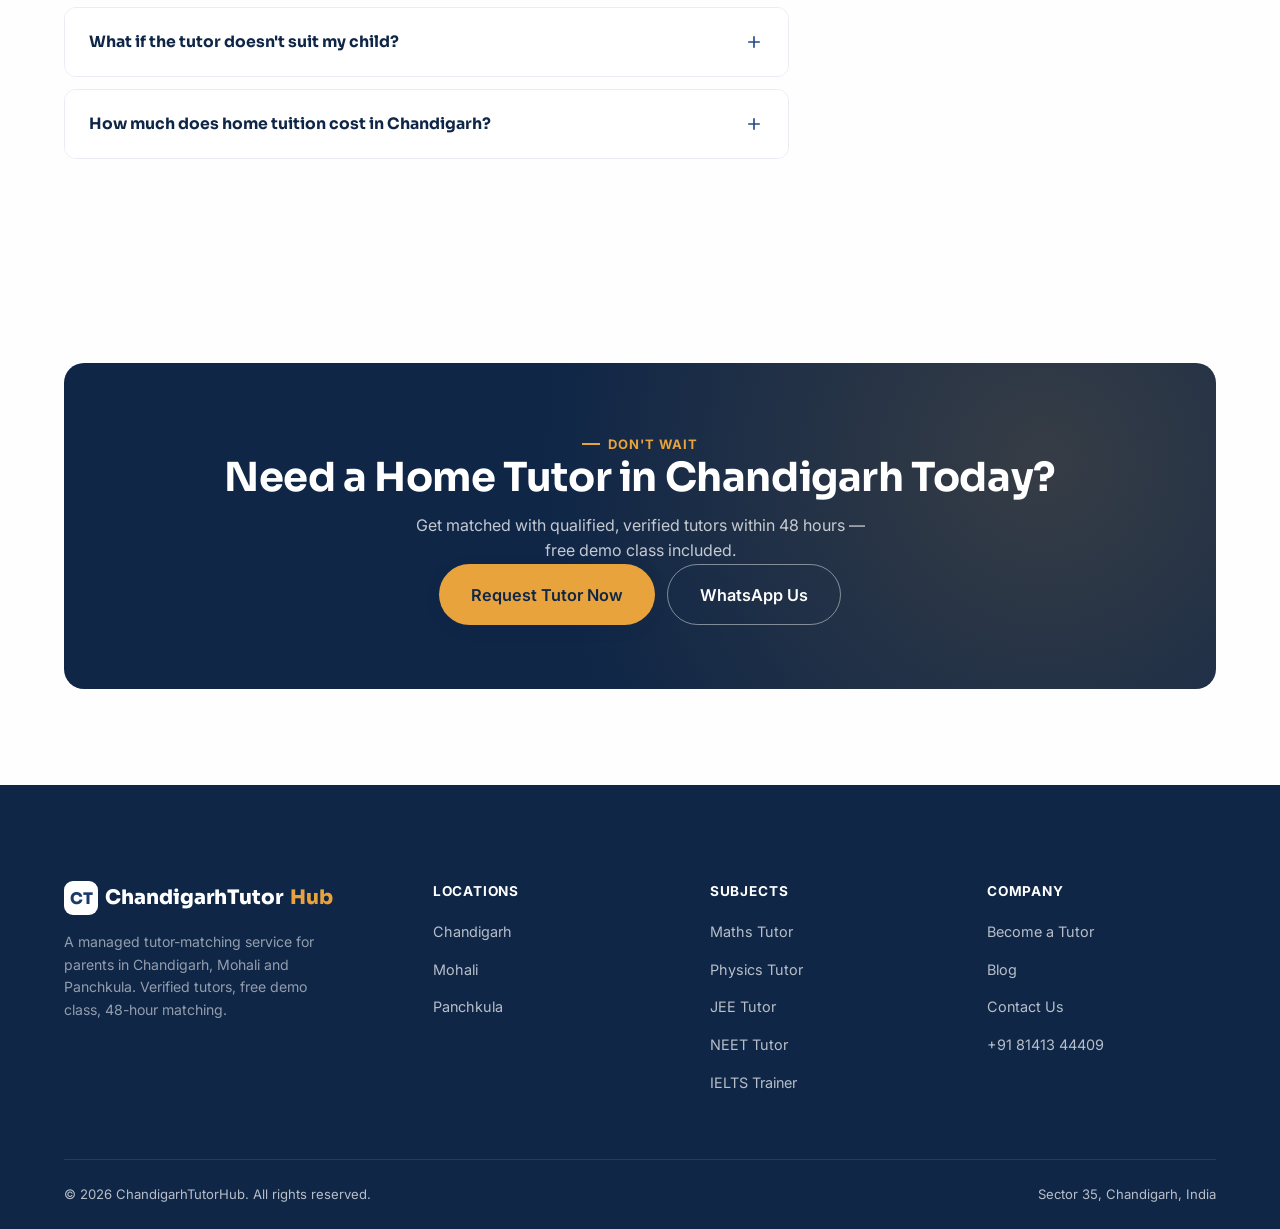
<file: home-tuition-chandigarh.html>
<!DOCTYPE html>
<html lang="en-IN">
<head>
<meta charset="UTF-8">
<meta name="viewport" content="width=device-width, initial-scale=1.0">
<title>Home Tuition in Chandigarh | Verified Tutors, Free Demo Class | ChandigarhTutorHub</title>
<meta name="description" content="Looking for home tuition in Chandigarh? Get matched with verified, background-checked tutors for CBSE, ICSE, JEE, NEET & more across all sectors. Free demo class, 48-hour matching.">
<link rel="canonical" href="https://www.chandigarhtutorhub.com/home-tuition-chandigarh.html">
<meta property="og:type" content="website">
<meta property="og:site_name" content="ChandigarhTutorHub">
<meta property="og:title" content="Home Tuition in Chandigarh | Verified Tutors">
<meta property="og:description" content="Matched with a verified home tutor in Chandigarh within 48 hours. Free demo class, 30-day replacement guarantee.">
<meta name="robots" content="index, follow">
<link rel="preconnect" href="https://fonts.googleapis.com">
<link rel="stylesheet" href="css/style.css">

<script type="application/ld+json">
{
  "@context": "https://schema.org",
  "@type": "Service",
  "serviceType": "Home Tuition",
  "provider": {
    "@type": "EducationalOrganization",
    "name": "ChandigarhTutorHub",
    "telephone": "+91-8141344409",
    "address": {
      "@type": "PostalAddress",
      "streetAddress": "Sector 35",
      "addressLocality": "Chandigarh",
      "addressCountry": "IN"
    }
  },
  "areaServed": { "@type": "City", "name": "Chandigarh" },
  "description": "Managed home tuition matching service in Chandigarh covering all sectors, CBSE, ICSE, JEE, NEET, IELTS and spoken English tutoring."
}
</script>

<script type="application/ld+json">
{
  "@context": "https://schema.org",
  "@type": "FAQPage",
  "mainEntity": [
    {"@type": "Question", "name": "How quickly can I get a home tutor in Chandigarh?", "acceptedAnswer": {"@type": "Answer", "text": "Most parents in Chandigarh are matched with a verified tutor within 48 hours of submitting their requirement, depending on subject and area."}},
    {"@type": "Question", "name": "Are your home tutors background verified?", "acceptedAnswer": {"@type": "Answer", "text": "Yes. Every tutor goes through identity verification, qualification checks, and reference screening before being added to our network."}},
    {"@type": "Question", "name": "Is the first class really free?", "acceptedAnswer": {"@type": "Answer", "text": "Yes, every match includes one free demo class so parents and students can evaluate fit before committing to regular sessions."}},
    {"@type": "Question", "name": "What areas of Chandigarh do you cover?", "acceptedAnswer": {"@type": "Answer", "text": "We cover all sectors of Chandigarh including Sector 15 to Sector 49, Manimajra, and surrounding areas, along with Mohali, Panchkula, Zirakpur and Kharar."}},
    {"@type": "Question", "name": "What if the tutor doesn't suit my child?", "acceptedAnswer": {"@type": "Answer", "text": "We offer a 30-day replacement guarantee. If the match isn't working, contact our team and we will find a new tutor at no additional cost."}},
    {"@type": "Question", "name": "How much does home tuition cost in Chandigarh?", "acceptedAnswer": {"@type": "Answer", "text": "Fees vary by class, subject, and tutor experience, typically ranging from ₹3,000 to ₹15,000 per month. Share your budget in the form and we match accordingly."}}
  ]
}
</script>

<script type="application/ld+json">
{
  "@context": "https://schema.org",
  "@type": "BreadcrumbList",
  "itemListElement": [
    {"@type": "ListItem", "position": 1, "name": "Home", "item": "https://www.chandigarhtutorhub.com/"},
    {"@type": "ListItem", "position": 2, "name": "Home Tuition Chandigarh", "item": "https://www.chandigarhtutorhub.com/home-tuition-chandigarh.html"}
  ]
}
</script>
</head>
<body>

<div class="trust-bar">
  📍 Serving all sectors of Chandigarh &nbsp;|&nbsp; <strong>48-hour</strong> tutor matching &nbsp;|&nbsp; <strong>30-day</strong> replacement guarantee
</div>

<header class="site-header">
  <div class="container header-inner">
    <a href="index.html" class="logo"><span class="logo-mark">CT</span>ChandigarhTutor<span class="logo-dot">Hub</span></a>
    <nav class="main-nav">
      <a href="index.html">Home</a>
      <div class="has-dropdown">
        <a href="#" style="color: var(--ink-700);">Locations</a>
        <div class="dropdown">
          <a href="home-tuition-chandigarh.html">Chandigarh</a>
          <a href="home-tuition-mohali.html">Mohali</a>
          <a href="home-tuition-panchkula.html">Panchkula</a>
        </div>
      </div>
      <div class="has-dropdown">
        <a href="#">Subjects</a>
        <div class="dropdown">
          <a href="maths-tutor-chandigarh.html">Maths Tutor</a>
          <a href="physics-tutor-chandigarh.html">Physics Tutor</a>
          <a href="jee-home-tutor-chandigarh.html">JEE Tutor</a>
          <a href="neet-home-tutor-chandigarh.html">NEET Tutor</a>
          <a href="ielts-tutor-chandigarh.html">IELTS Trainer</a>
        </div>
      </div>
      <a href="become-a-tutor.html">Become a Tutor</a>
      <a href="blog.html">Blog</a>
      <a href="contact.html">Contact</a>
    </nav>
    <div class="header-ctas">
      <a href="tel:+918141344409" class="header-call" data-loc="header"><svg class="icon" viewBox="0 0 24 24" fill="none" stroke="currentColor" stroke-width="2"><path d="M22 16.92v3a2 2 0 0 1-2.18 2 19.79 19.79 0 0 1-8.63-3.07 19.5 19.5 0 0 1-6-6 19.79 19.79 0 0 1-3.07-8.67A2 2 0 0 1 4.11 2h3a2 2 0 0 1 2 1.72c.127.96.361 1.903.7 2.81a2 2 0 0 1-.45 2.11L8.09 9.91a16 16 0 0 0 6 6l1.27-1.27a2 2 0 0 1 2.11-.45c.907.339 1.85.573 2.81.7A2 2 0 0 1 22 16.92z"/></svg><span>8141344409</span></a>
      <a href="#lead-form" class="btn btn-primary btn-sm">Find a Tutor</a>
      <button class="nav-toggle" aria-label="Open menu"><svg class="icon" viewBox="0 0 24 24" fill="none" stroke="currentColor" stroke-width="2"><path d="M3 12h18M3 6h18M3 18h18"/></svg></button>
    </div>
  </div>
</header>

<div class="container">
  <nav class="breadcrumb"><a href="index.html">Home</a><span>/</span>Home Tuition Chandigarh</nav>
</div>

<!-- ============ PAGE HERO ============ -->
<section class="page-hero">
  <div class="container">
    <span class="eyebrow">Chandigarh · All Sectors</span>
    <h1>Home Tuition in Chandigarh — Verified Tutors at Your Doorstep</h1>
    <p class="text-lead">Get matched with experienced, background-checked home tutors anywhere in Chandigarh — from Sector 15 to Manimajra — for CBSE, ICSE, JEE, NEET, IELTS and every academic subject. Free demo class. 48-hour matching. 30-day replacement guarantee.</p>
    <div class="hero-ctas">
      <a href="#lead-form" class="btn btn-primary btn-lg">Get Free Tutor Matching</a>
      <a href="https://wa.me/918141344409?text=Hi%2C%20I%20need%20a%20home%20tutor%20in%20Chandigarh" class="btn btn-whatsapp btn-lg" data-loc="chd-hero" target="_blank" rel="noopener">
        <svg class="btn-icon" viewBox="0 0 24 24" fill="currentColor"><path d="M17.6 6.32A8.86 8.86 0 0 0 12.05 4a8.94 8.94 0 0 0-7.74 13.4L3 21l3.7-1.28a8.9 8.9 0 0 0 4.34 1.12h.01a8.94 8.94 0 0 0 6.55-15.52zM12.05 19.4a7.4 7.4 0 0 1-3.78-1.04l-.27-.16-2.8.97.93-2.73-.18-.28a7.43 7.43 0 1 1 13.8-3.92 7.4 7.4 0 0 1-7.7 7.16zm4.08-5.56c-.22-.11-1.32-.65-1.52-.72-.2-.08-.35-.11-.5.11-.15.22-.58.72-.71.87-.13.15-.26.16-.48.05a6.1 6.1 0 0 1-1.79-1.1 6.7 6.7 0 0 1-1.24-1.54c-.13-.22-.01-.34.1-.45.1-.1.22-.26.33-.4.11-.13.15-.22.22-.37.07-.15.04-.28-.02-.39-.06-.11-.5-1.2-.68-1.65-.18-.43-.36-.37-.5-.38h-.43c-.15 0-.39.06-.59.28-.2.22-.78.76-.78 1.86s.8 2.16.91 2.31c.11.15 1.57 2.4 3.8 3.36.53.23.95.37 1.27.47.53.17 1.02.15 1.4.09.43-.06 1.32-.54 1.5-1.06.19-.52.19-.96.13-1.06-.06-.1-.2-.15-.42-.26z"/></svg>
        WhatsApp Now
      </a>
    </div>
    <div class="badge-row">
      <span class="trust-badge"><svg viewBox="0 0 24 24" fill="none" stroke="currentColor" stroke-width="3"><path d="M20 6 9 17l-5-5"/></svg> Verified Tutors</span>
      <span class="trust-badge"><svg viewBox="0 0 24 24" fill="none" stroke="currentColor" stroke-width="3"><path d="M20 6 9 17l-5-5"/></svg> Free Demo Class</span>
      <span class="trust-badge"><svg viewBox="0 0 24 24" fill="none" stroke="currentColor" stroke-width="3"><path d="M20 6 9 17l-5-5"/></svg> All Sectors Covered</span>
    </div>
  </div>
</section>

<!-- ============ MAIN CONTENT + SIDEBAR ============ -->
<section>
  <div class="container content-layout">
    <article class="prose">

      <h2>Home Tuition in Chandigarh: A Trusted Way to Support Your Child's Learning</h2>
      <p>Chandigarh is known for its strong school system, from CBSE-affiliated institutions in Sector 9 and Sector 27 to ICSE schools across Sector 8 and Sector 35. Yet even in a city built around education, many students need more individual attention than a classroom of thirty can offer. That's where home tuition in Chandigarh becomes valuable — and where ChandigarhTutorHub becomes useful to parents who don't have time to vet tutors themselves.</p>
      <p>We are not a directory where you scroll through hundreds of tutor profiles and guess who is genuine. ChandigarhTutorHub is a <strong>managed tutor-matching service</strong>. You tell us what your child needs — class, subject, location, and budget — and our local team manually shortlists verified, background-checked tutors who are a real fit. Most parents in Chandigarh receive their first matches within 48 hours.</p>

      <div class="stat-callout">📍 Currently matching tutors across <strong>35+ sectors of Chandigarh</strong>, including Sector 15, 17, 18, 19, 20, 21, 22, 27, 32, 33, 34, 35, 36, 38, 40, 41, 43, 44, 45, 46, 47, 48, 49 and Manimajra.</div>

      <h2>Why Choose Home Tuition Over a Coaching Centre</h2>
      <p>Coaching centres in Chandigarh's Sector 34 and Sector 22 education hubs work well for some students, but they aren't the right fit for everyone. Home tuition offers a different kind of learning environment, one built entirely around your child's pace.</p>
      <ul>
        <li><strong>One-on-one attention:</strong> Every question gets answered. There's no waiting for a teacher to finish with thirty other students first.</li>
        <li><strong>No commute, no lost time:</strong> Especially valuable in Chandigarh's traffic during peak school and office hours — your child studies at home, safely.</li>
        <li><strong>Pace matched to the student:</strong> A tutor working with one student can slow down on a weak topic or move faster through concepts your child has already mastered.</li>
        <li><strong>Comfortable learning environment:</strong> Many students open up more and ask more questions in a familiar setting than in a classroom full of peers.</li>
        <li><strong>Direct parent visibility:</strong> You can see progress firsthand, and speak directly with the tutor about how your child is doing.</li>
      </ul>
      <p>Home tuition isn't about replacing school. It's about reinforcing what's taught in class, closing gaps before they widen, and building the kind of exam confidence that's hard to get in a large classroom setting.</p>

      <h2>Subjects and Boards We Cover in Chandigarh</h2>
      <p>Our verified tutor network in Chandigarh spans every major board and subject parents typically search for:</p>
      <div class="pill-row">
        <span class="pill">CBSE</span>
        <span class="pill">ICSE</span>
        <span class="pill">Class 1–5 Foundation</span>
        <span class="pill">Class 6–8</span>
        <span class="pill">Class 9–10 Boards</span>
        <span class="pill">Class 11–12</span>
        <span class="pill">JEE Main & Advanced</span>
        <span class="pill">NEET</span>
        <span class="pill">CUET</span>
        <span class="pill">Mathematics</span>
        <span class="pill">Physics</span>
        <span class="pill">Chemistry</span>
        <span class="pill">Biology</span>
        <span class="pill">English</span>
        <span class="pill">IELTS</span>
        <span class="pill">Spoken English</span>
        <span class="pill">Coding for Kids</span>
      </div>
      <p style="margin-top: var(--space-5);">Whether your child needs help with NCERT-based CBSE Mathematics in Sector 40, ICSE Chemistry practicals guidance in Sector 8, or a JEE Physics mentor who understands the pressure of Class 12 boards alongside competitive exam prep, we match you with a tutor whose background fits that exact need — not a generalist tutor stretched across subjects they don't specialise in.</p>

      <h2>Areas We Cover Across Chandigarh</h2>
      <p>Our verified tutor network is active across all major residential and institutional sectors of Chandigarh, including:</p>
      <ul>
        <li>Sector 15, 16, 17, 18, 19, 20, 21, 22 (Central Chandigarh)</li>
        <li>Sector 27, 28, 32, 33, 34, 35, 36 (Mid Chandigarh)</li>
        <li>Sector 37, 38, 40, 41, 42, 43, 44, 45 (South Chandigarh)</li>
        <li>Sector 46, 47, 48, 49 and Manimajra</li>
        <li>Online tuition available for any area, including IT Park and Industrial Area</li>
      </ul>
      <p>If you're in a sector not listed here, reach out via WhatsApp — we frequently extend coverage as our verified tutor network grows.</p>

      <h2>Who Home Tuition in Chandigarh Is Right For</h2>
      <p>Not every student needs the same kind of support, and our team tailors the matching process depending on what's actually going on. Some of the most common situations parents bring to us include:</p>
      <ul>
        <li><strong>A student falling behind after switching schools or boards</strong> — moving from a state board to CBSE or ICSE often leaves gaps that a focused tutor can close quickly.</li>
        <li><strong>Board exam years (Class 10 and Class 12)</strong> — when consistent revision and doubt-clearing matter more than new concepts.</li>
        <li><strong>Competitive exam preparation alongside school</strong> — JEE and NEET aspirants who need a tutor who understands how to balance board syllabus with entrance exam depth.</li>
        <li><strong>Younger learners needing foundational support</strong> — Class 1–5 students who need patient, one-on-one attention to build reading, writing, and number sense early.</li>
        <li><strong>Working parents with limited time to supervise homework</strong> — a regular home tutor provides consistency that's hard to maintain after a full work day.</li>
        <li><strong>Students preparing for IELTS or building spoken English confidence</strong> — often before college applications abroad or interviews.</li>
      </ul>
      <p>Whatever the situation, the first step is the same: tell us what's going on through the form below, and our team takes it from there.</p>

      <h2>How We Select and Verify Tutors</h2>
      <p>Every tutor in our Chandigarh network goes through a structured verification process before they're eligible to be matched with any family. This is the core of what separates us from open tutor-listing platforms.</p>
      <div class="process-list">
        <div class="process-item">
          <div class="process-num"></div>
          <div class="process-text"><h4>Application & document check</h4><p>Tutors submit qualification certificates, ID proof, and teaching experience details for review.</p></div>
        </div>
        <div class="process-item">
          <div class="process-num"></div>
          <div class="process-text"><h4>Background verification</h4><p>We verify identity and check references from previous students or institutions where available.</p></div>
        </div>
        <div class="process-item">
          <div class="process-num"></div>
          <div class="process-text"><h4>Subject screening</h4><p>Tutors are reviewed for subject depth, especially for board-critical subjects like Maths, Physics, Chemistry and Biology.</p></div>
        </div>
        <div class="process-item">
          <div class="process-num"></div>
          <div class="process-text"><h4>Matching to your requirement</h4><p>Our team manually compares your stated class, subject, budget and location against our verified pool, not an algorithm guessing at fit.</p></div>
        </div>
        <div class="process-item">
          <div class="process-num"></div>
          <div class="process-text"><h4>Free demo class & feedback</h4><p>You meet the tutor in a no-cost demo class before committing, and can give feedback that shapes the final match.</p></div>
        </div>
      </div>

      <h2>What Makes ChandigarhTutorHub Different</h2>
      <p>Many platforms simply list tutor contact numbers and leave parents to do the legwork — calling multiple numbers, negotiating independently, and hoping the person who shows up matches their listed profile. We built ChandigarhTutorHub because Chandigarh parents told us that process wastes time and creates uncertainty around a decision that affects their child's education.</p>
      <p>Instead, our team does the manual work of shortlisting, verifying, and matching — so by the time you speak with a tutor, you already know they're qualified, background-checked, and available for your child's exact schedule and subject. Add to that a <strong>free demo class</strong> and a <strong>30-day replacement guarantee</strong>, and the risk of a bad match drops close to zero.</p>

      <h3>Directory Sites vs. a Managed Matching Service</h3>
      <p>It helps to understand the difference, because most parents searching for home tuition in Chandigarh have already tried a directory site at least once. A directory simply publishes tutor mobile numbers and lets you cold-call each one, hoping the listed qualifications and experience are accurate and that the tutor is actually still taking students. There's no verification layer, no accountability if the tutor cancels repeatedly, and no recourse if the match doesn't work out.</p>
      <p>A managed matching service works differently. When you submit a requirement to ChandigarhTutorHub, a real person on our team reviews it, cross-checks it against our pool of pre-verified tutors, and personally reaches out to confirm availability before sharing a match with you. You're not given a list to sift through — you're given a small number of genuinely suitable, already-vetted options. That difference in process is also why we can stand behind a 30-day replacement guarantee: we know who we're sending into your home.</p>

      <h2>What Affects Home Tuition Fees in Chandigarh</h2>
      <p>Parents often ask why tuition fees vary so much between tutors. In our experience matching thousands of families across the tricity, fees in Chandigarh typically depend on a handful of factors:</p>
      <ul>
        <li><strong>Class level:</strong> Foundational classes (1–5) are generally more affordable than Class 11–12 or competitive exam coaching, which demands deeper subject expertise.</li>
        <li><strong>Subject complexity:</strong> Specialised subjects like Physics, Chemistry, and JEE/NEET-focused Mathematics typically command higher fees than general subject tutoring.</li>
        <li><strong>Tutor qualification and experience:</strong> A tutor with a postgraduate degree and 8+ years of board-exam coaching experience will charge more than a fresher, though both can be excellent depending on what your child needs.</li>
        <li><strong>Number of sessions per week:</strong> More frequent sessions naturally increase the monthly fee, but can also accelerate progress before exams.</li>
        <li><strong>Home vs. online format:</strong> Online tuition is often slightly more affordable since it removes the tutor's travel time and cost.</li>
      </ul>
      <p>When you share your budget in our requirement form, our team uses it as a starting point to shortlist tutors who can work within that range, rather than showing you options far outside it. Most Chandigarh families we work with land somewhere between ₹3,000 and ₹15,000 per month, depending on the factors above.</p>

      <h2>Frequently Asked Questions</h2>
      <div class="faq-list">
        <div class="faq-item open">
          <button class="faq-question">How quickly can I get a home tutor in Chandigarh? <svg class="faq-icon" viewBox="0 0 24 24" fill="none" stroke="currentColor" stroke-width="2"><path d="M12 5v14M5 12h14"/></svg></button>
          <div class="faq-answer" style="max-height:200px;"><div class="faq-answer-inner">Most parents in Chandigarh are matched with a verified tutor within 48 hours of submitting their requirement, depending on subject and area.</div></div>
        </div>
        <div class="faq-item">
          <button class="faq-question">Are your home tutors background verified? <svg class="faq-icon" viewBox="0 0 24 24" fill="none" stroke="currentColor" stroke-width="2"><path d="M12 5v14M5 12h14"/></svg></button>
          <div class="faq-answer"><div class="faq-answer-inner">Yes. Every tutor goes through identity verification, qualification checks, and reference screening before being added to our network.</div></div>
        </div>
        <div class="faq-item">
          <button class="faq-question">Is the first class really free? <svg class="faq-icon" viewBox="0 0 24 24" fill="none" stroke="currentColor" stroke-width="2"><path d="M12 5v14M5 12h14"/></svg></button>
          <div class="faq-answer"><div class="faq-answer-inner">Yes, every match includes one free demo class so parents and students can evaluate fit before committing to regular sessions.</div></div>
        </div>
        <div class="faq-item">
          <button class="faq-question">What areas of Chandigarh do you cover? <svg class="faq-icon" viewBox="0 0 24 24" fill="none" stroke="currentColor" stroke-width="2"><path d="M12 5v14M5 12h14"/></svg></button>
          <div class="faq-answer"><div class="faq-answer-inner">We cover all sectors of Chandigarh including Sector 15 to Sector 49, Manimajra, and surrounding areas, along with Mohali, Panchkula, Zirakpur and Kharar.</div></div>
        </div>
        <div class="faq-item">
          <button class="faq-question">What if the tutor doesn't suit my child? <svg class="faq-icon" viewBox="0 0 24 24" fill="none" stroke="currentColor" stroke-width="2"><path d="M12 5v14M5 12h14"/></svg></button>
          <div class="faq-answer"><div class="faq-answer-inner">We offer a 30-day replacement guarantee. If the match isn't working, contact our team and we will find a new tutor at no additional cost.</div></div>
        </div>
        <div class="faq-item">
          <button class="faq-question">How much does home tuition cost in Chandigarh? <svg class="faq-icon" viewBox="0 0 24 24" fill="none" stroke="currentColor" stroke-width="2"><path d="M12 5v14M5 12h14"/></svg></button>
          <div class="faq-answer"><div class="faq-answer-inner">Fees vary by class, subject, and tutor experience, typically ranging from ₹3,000 to ₹15,000 per month. Share your budget in the form and we match accordingly.</div></div>
        </div>
      </div>

    </article>

    <!-- ============ SIDEBAR ============ -->
    <aside class="sidebar-sticky">
      <div class="lead-form-card" id="lead-form">
        <h3>Get Free Tutor Matching</h3>
        <p class="form-sub">Verified tutors in Chandigarh, matched within 48 hours.</p>
        <form class="lead-form" id="chd-lead-form" action="#" method="POST">
          <div class="form-grid">
            <div class="form-field full">
              <label for="c-student-name">Student Name</label>
              <input type="text" id="c-student-name" name="student_name" required>
            </div>
            <div class="form-field full">
              <label for="c-phone">Phone Number</label>
              <input type="tel" id="c-phone" name="phone" pattern="[0-9]{10}" required>
            </div>
            <div class="form-field full">
              <label for="c-class">Class</label>
              <select id="c-class" name="class" required>
                <option value="">Select Class</option>
                <option>Class 1–5</option>
                <option>Class 6–8</option>
                <option>Class 9–10</option>
                <option>Class 11–12</option>
                <option>JEE / NEET</option>
              </select>
            </div>
            <div class="form-field full">
              <label for="c-subject">Subject</label>
              <select id="c-subject" name="subject" required>
                <option value="">Select Subject</option>
                <option>All Subjects</option>
                <option>Maths</option>
                <option>Physics</option>
                <option>Chemistry</option>
                <option>Biology</option>
                <option>English</option>
              </select>
            </div>
            <div class="form-field full">
              <label for="c-area">Area in Chandigarh</label>
              <input type="text" id="c-area" name="area" placeholder="e.g. Sector 21">
            </div>
            <div class="form-field full">
              <label>Tuition Type</label>
              <div class="tuition-type-toggle">
                <label class="toggle-option active"><input type="radio" name="tuition_type" value="Home Tuition" checked> Home</label>
                <label class="toggle-option"><input type="radio" name="tuition_type" value="Online Tuition"> Online</label>
              </div>
            </div>
          </div>
          <button type="submit" class="btn btn-primary btn-block">Get Free Tutor Matching</button>
        </form>
        <div class="form-success" style="display:none; text-align:center; padding: var(--space-5) 0;">
          <h4>Request received!</h4>
          <p style="color:var(--gray-600); font-size:0.88rem; margin-top:var(--space-2);">We'll call you within a few hours.</p>
        </div>
      </div>

      <div class="sidebar-box">
        <h5>Browse Other Locations</h5>
        <div class="sidebar-list">
          <a href="home-tuition-mohali.html">Home Tuition Mohali</a>
          <a href="home-tuition-panchkula.html">Home Tuition Panchkula</a>
        </div>
      </div>
      <div class="sidebar-box">
        <h5>Popular Subject Pages</h5>
        <div class="sidebar-list">
          <a href="maths-tutor-chandigarh.html">Maths Tutor Chandigarh</a>
          <a href="jee-home-tutor-chandigarh.html">JEE Home Tutor</a>
          <a href="neet-home-tutor-chandigarh.html">NEET Home Tutor</a>
          <a href="ielts-tutor-chandigarh.html">IELTS Tutor</a>
        </div>
      </div>
    </aside>
  </div>
</section>

<!-- ============ FINAL CTA ============ -->
<section>
  <div class="container">
    <div class="cta-band">
      <span class="eyebrow" style="color: var(--amber-500);">Don't Wait</span>
      <h2>Need a Home Tutor in Chandigarh Today?</h2>
      <p>Get matched with qualified, verified tutors within 48 hours — free demo class included.</p>
      <div class="hero-ctas">
        <a href="#lead-form" class="btn btn-primary btn-lg">Request Tutor Now</a>
        <a href="https://wa.me/918141344409?text=Hi%2C%20I%20need%20a%20home%20tutor%20in%20Chandigarh" class="btn btn-outline btn-lg" data-loc="chd-final-cta" target="_blank" rel="noopener">WhatsApp Us</a>
      </div>
    </div>
  </div>
</section>

<footer class="site-footer">
  <div class="container">
    <div class="footer-grid">
      <div class="footer-brand">
        <a href="index.html" class="logo"><span class="logo-mark">CT</span>ChandigarhTutor<span class="logo-dot">Hub</span></a>
        <p>A managed tutor-matching service for parents in Chandigarh, Mohali and Panchkula. Verified tutors, free demo class, 48-hour matching.</p>
      </div>
      <div class="footer-col">
        <h5>Locations</h5>
        <ul>
          <li><a href="home-tuition-chandigarh.html">Chandigarh</a></li>
          <li><a href="home-tuition-mohali.html">Mohali</a></li>
          <li><a href="home-tuition-panchkula.html">Panchkula</a></li>
        </ul>
      </div>
      <div class="footer-col">
        <h5>Subjects</h5>
        <ul>
          <li><a href="maths-tutor-chandigarh.html">Maths Tutor</a></li>
          <li><a href="physics-tutor-chandigarh.html">Physics Tutor</a></li>
          <li><a href="jee-home-tutor-chandigarh.html">JEE Tutor</a></li>
          <li><a href="neet-home-tutor-chandigarh.html">NEET Tutor</a></li>
          <li><a href="ielts-tutor-chandigarh.html">IELTS Trainer</a></li>
        </ul>
      </div>
      <div class="footer-col">
        <h5>Company</h5>
        <ul>
          <li><a href="become-a-tutor.html">Become a Tutor</a></li>
          <li><a href="blog.html">Blog</a></li>
          <li><a href="contact.html">Contact Us</a></li>
          <li><a href="tel:+918141344409">+91 81413 44409</a></li>
        </ul>
      </div>
    </div>
    <div class="footer-bottom">
      <span>© 2026 ChandigarhTutorHub. All rights reserved.</span>
      <span>Sector 35, Chandigarh, India</span>
    </div>
  </div>
</footer>

<div class="sticky-mobile-cta">
  <a href="tel:+918141344409" class="btn btn-outline-ink" style="border-color:var(--gray-200);" data-loc="sticky"><svg class="btn-icon" viewBox="0 0 24 24" fill="none" stroke="currentColor" stroke-width="2"><path d="M22 16.92v3a2 2 0 0 1-2.18 2 19.79 19.79 0 0 1-8.63-3.07 19.5 19.5 0 0 1-6-6 19.79 19.79 0 0 1-3.07-8.67A2 2 0 0 1 4.11 2h3a2 2 0 0 1 2 1.72c.127.96.361 1.903.7 2.81a2 2 0 0 1-.45 2.11L8.09 9.91a16 16 0 0 0 6 6l1.27-1.27a2 2 0 0 1 2.11-.45c.907.339 1.85.573 2.81.7A2 2 0 0 1 22 16.92z"/></svg> Call Now</a>
  <a href="#lead-form" class="btn btn-primary">Find a Tutor</a>
</div>

<a href="https://wa.me/918141344409?text=Hi%2C%20I%20need%20a%20home%20tutor%20in%20Chandigarh" class="float-whatsapp" data-loc="float" target="_blank" rel="noopener" aria-label="Chat on WhatsApp">
  <svg viewBox="0 0 24 24" fill="currentColor"><path d="M17.6 6.32A8.86 8.86 0 0 0 12.05 4a8.94 8.94 0 0 0-7.74 13.4L3 21l3.7-1.28a8.9 8.9 0 0 0 4.34 1.12h.01a8.94 8.94 0 0 0 6.55-15.52zM12.05 19.4a7.4 7.4 0 0 1-3.78-1.04l-.27-.16-2.8.97.93-2.73-.18-.28a7.43 7.43 0 1 1 13.8-3.92 7.4 7.4 0 0 1-7.7 7.16zm4.08-5.56c-.22-.11-1.32-.65-1.52-.72-.2-.08-.35-.11-.5.11-.15.22-.58.72-.71.87-.13.15-.26.16-.48.05a6.1 6.1 0 0 1-1.79-1.1 6.7 6.7 0 0 1-1.24-1.54c-.13-.22-.01-.34.1-.45.1-.1.22-.26.33-.4.11-.13.15-.22.22-.37.07-.15.04-.28-.02-.39-.06-.11-.5-1.2-.68-1.65-.18-.43-.36-.37-.5-.38h-.43c-.15 0-.39.06-.59.28-.2.22-.78.76-.78 1.86s.8 2.16.91 2.31c.11.15 1.57 2.4 3.8 3.36.53.23.95.37 1.27.47.53.17 1.02.15 1.4.09.43-.06 1.32-.54 1.5-1.06.19-.52.19-.96.13-1.06-.06-.1-.2-.15-.42-.26z"/></svg>
</a>

<script src="js/main.js"></script>
</body>
</html>
</file>
<file: css/style.css>
/* ============================================
   CHANDIGARHTUTORHUB — DESIGN SYSTEM
   Colors: Ink Blue / Warm White / Light Gray / Verified Green / Amber
   Type: Sora (display) + Inter (body)
   ============================================ */

@import url('https://fonts.googleapis.com/css2?family=Sora:wght@400;500;600;700;800&family=Inter:wght@400;500;600;700&display=swap');

:root {
  /* Color tokens */
  --ink-900: #0F2647;
  --ink-700: #1A3A6B;
  --ink-600: #234B85;
  --ink-500: #2E5CA3;
  --ink-100: #E7EDF7;
  --ink-50: #F4F7FC;

  --white: #FEFEFE;
  --gray-50: #F4F6F9;
  --gray-100: #E9ECF2;
  --gray-200: #D8DCE6;
  --gray-400: #9AA3B5;
  --gray-600: #5C6478;
  --gray-800: #2B3142;

  --verified-600: #1B8A5A;
  --verified-100: #E3F5EC;

  --amber-500: #E8A33D;
  --amber-600: #CC8A26;

  --danger-500: #D14343;

  /* Typography */
  --font-display: 'Sora', sans-serif;
  --font-body: 'Inter', sans-serif;

  /* Spacing scale */
  --space-1: 0.25rem;
  --space-2: 0.5rem;
  --space-3: 0.75rem;
  --space-4: 1rem;
  --space-5: 1.5rem;
  --space-6: 2rem;
  --space-8: 3rem;
  --space-10: 4rem;
  --space-12: 6rem;
  --space-16: 8rem;

  /* Radius */
  --radius-sm: 6px;
  --radius-md: 12px;
  --radius-lg: 20px;
  --radius-full: 999px;

  /* Shadow */
  --shadow-sm: 0 1px 2px rgba(15, 38, 71, 0.06);
  --shadow-md: 0 4px 16px rgba(15, 38, 71, 0.08);
  --shadow-lg: 0 12px 32px rgba(15, 38, 71, 0.12);
  --shadow-card: 0 2px 8px rgba(15, 38, 71, 0.06), 0 1px 2px rgba(15, 38, 71, 0.04);

  --container-w: 1200px;
}

/* ===== Reset ===== */
*, *::before, *::after { box-sizing: border-box; margin: 0; padding: 0; }
html { scroll-behavior: smooth; }
@media (prefers-reduced-motion: reduce) {
  html { scroll-behavior: auto; }
  *, *::before, *::after { animation-duration: 0.01ms !important; animation-iteration-count: 1 !important; transition-duration: 0.01ms !important; }
}

body {
  font-family: var(--font-body);
  color: var(--gray-800);
  background: var(--white);
  line-height: 1.6;
  font-size: 16px;
  -webkit-font-smoothing: antialiased;
  overflow-x: hidden;
}

img { max-width: 100%; display: block; }
a { color: inherit; text-decoration: none; }
ul, ol { list-style: none; }
button { font-family: inherit; cursor: pointer; border: none; background: none; }
input, select, textarea { font-family: inherit; font-size: 1rem; }

h1, h2, h3, h4 {
  font-family: var(--font-display);
  color: var(--ink-900);
  line-height: 1.15;
  font-weight: 700;
  letter-spacing: -0.01em;
}

:focus-visible {
  outline: 3px solid var(--amber-500);
  outline-offset: 2px;
}

.container {
  max-width: var(--container-w);
  margin: 0 auto;
  padding: 0 var(--space-5);
}

@media (max-width: 640px) {
  .container { padding: 0 var(--space-4); }
}

/* ===== Type scale ===== */
.eyebrow {
  font-family: var(--font-body);
  font-size: 0.8125rem;
  font-weight: 700;
  letter-spacing: 0.08em;
  text-transform: uppercase;
  color: var(--ink-600);
  display: inline-flex;
  align-items: center;
  gap: var(--space-2);
}
.eyebrow::before {
  content: '';
  width: 18px;
  height: 2px;
  background: var(--amber-500);
  display: inline-block;
}

h1 { font-size: clamp(2.1rem, 4.5vw, 3.4rem); }
h2 { font-size: clamp(1.7rem, 3.2vw, 2.5rem); }
h3 { font-size: 1.3rem; }
h4 { font-size: 1.05rem; }

.section-head { max-width: 640px; margin-bottom: var(--space-10); }
.section-head.center { margin-left: auto; margin-right: auto; text-align: center; }
.section-head h2 { margin-top: var(--space-3); }
.section-head p { color: var(--gray-600); font-size: 1.05rem; margin-top: var(--space-4); }

.text-lead { font-size: 1.15rem; color: var(--gray-600); }

section { padding: var(--space-12) 0; }
@media (max-width: 768px) { section { padding: var(--space-10) 0; } }

.bg-ink { background: var(--ink-700); color: white; }
.bg-gray { background: var(--gray-50); }

/* ===== Buttons ===== */
.btn {
  display: inline-flex;
  align-items: center;
  justify-content: center;
  gap: var(--space-2);
  padding: 0.875rem 1.75rem;
  border-radius: var(--radius-full);
  font-weight: 600;
  font-size: 0.95rem;
  transition: transform 0.15s ease, box-shadow 0.15s ease, background 0.15s ease;
  white-space: nowrap;
}
.btn:active { transform: scale(0.97); }

.btn-primary {
  background: var(--amber-500);
  color: var(--ink-900);
  box-shadow: var(--shadow-md);
}
.btn-primary:hover { background: var(--amber-600); box-shadow: var(--shadow-lg); }

.btn-outline {
  background: transparent;
  color: var(--white);
  border: 1.5px solid rgba(255,255,255,0.45);
}
.btn-outline:hover { background: rgba(255,255,255,0.1); border-color: white; }

.btn-outline-ink {
  background: transparent;
  color: var(--ink-700);
  border: 1.5px solid var(--ink-200, var(--gray-200));
}
.btn-outline-ink:hover { background: var(--ink-50); border-color: var(--ink-500); }

.btn-whatsapp {
  background: #25D366;
  color: white;
  box-shadow: var(--shadow-md);
}
.btn-whatsapp:hover { background: #1EBE5A; }

.btn-block { width: 100%; }
.btn-lg { padding: 1.05rem 2rem; font-size: 1.02rem; }
.btn-sm { padding: 0.6rem 1.2rem; font-size: 0.875rem; }

.btn-icon { width: 18px; height: 18px; flex-shrink: 0; }

/* ===== Header ===== */
.site-header {
  position: sticky;
  top: 0;
  z-index: 100;
  background: rgba(254, 254, 254, 0.92);
  backdrop-filter: blur(10px);
  border-bottom: 1px solid var(--gray-100);
}
.header-inner {
  display: flex;
  align-items: center;
  justify-content: space-between;
  padding: var(--space-4) 0;
  gap: var(--space-6);
}
.logo {
  font-family: var(--font-display);
  font-weight: 800;
  font-size: 1.25rem;
  color: var(--ink-900);
  display: flex;
  align-items: center;
  gap: 0.45rem;
}
.logo .logo-mark {
  width: 34px;
  height: 34px;
  border-radius: 9px;
  background: var(--ink-700);
  color: white;
  display: flex;
  align-items: center;
  justify-content: center;
  font-size: 1rem;
  flex-shrink: 0;
}
.logo .logo-dot { color: var(--amber-500); }

.main-nav { display: flex; align-items: center; gap: var(--space-6); }
.main-nav a {
  font-weight: 600;
  font-size: 0.92rem;
  color: var(--gray-800);
  position: relative;
  padding: 0.3rem 0;
}
.main-nav a:hover { color: var(--ink-700); }
.main-nav .has-dropdown { position: relative; }
.dropdown {
  position: absolute;
  top: calc(100% + 14px);
  left: 50%;
  transform: translateX(-50%);
  background: white;
  border-radius: var(--radius-md);
  box-shadow: var(--shadow-lg);
  padding: var(--space-3);
  min-width: 200px;
  display: none;
  flex-direction: column;
  border: 1px solid var(--gray-100);
}
.has-dropdown:hover .dropdown { display: flex; }
.dropdown a { padding: 0.55rem 0.75rem; border-radius: var(--radius-sm); font-weight: 500; }
.dropdown a:hover { background: var(--ink-50); color: var(--ink-700); }

.header-ctas { display: flex; align-items: center; gap: var(--space-3); }
.header-call {
  display: flex;
  align-items: center;
  gap: 0.4rem;
  font-weight: 700;
  font-size: 0.92rem;
  color: var(--ink-700);
}
.nav-toggle { display: none; }

@media (max-width: 980px) {
  .main-nav { display: none; }
  .header-call span { display: none; }
  .nav-toggle {
    display: flex;
    align-items: center;
    justify-content: center;
    width: 40px; height: 40px;
    border-radius: var(--radius-sm);
    background: var(--ink-50);
  }
}

/* ===== Trust bar ===== */
.trust-bar {
  background: var(--ink-900);
  color: rgba(255,255,255,0.85);
  font-size: 0.82rem;
  padding: 0.5rem 0;
  text-align: center;
}
.trust-bar strong { color: var(--amber-500); }

/* ===== Hero ===== */
.hero {
  background: linear-gradient(180deg, var(--ink-50) 0%, var(--white) 100%);
  padding: var(--space-12) 0 var(--space-10);
  position: relative;
  overflow: hidden;
}
.hero-grid {
  display: grid;
  grid-template-columns: 1.05fr 0.95fr;
  gap: var(--space-10);
  align-items: center;
}
.hero-copy h1 { margin-top: var(--space-4); }
.hero-copy .text-lead { margin-top: var(--space-5); max-width: 540px; }
.hero-ctas { display: flex; flex-wrap: wrap; gap: var(--space-3); margin-top: var(--space-8); }

.hero-stats {
  display: flex;
  gap: var(--space-8);
  margin-top: var(--space-10);
  padding-top: var(--space-6);
  border-top: 1px solid var(--gray-200);
}
.stat-num {
  font-family: var(--font-display);
  font-size: 1.7rem;
  font-weight: 800;
  color: var(--ink-700);
}
.stat-label { font-size: 0.85rem; color: var(--gray-600); margin-top: 2px; }

/* Match card signature element */
.match-card {
  background: white;
  border-radius: var(--radius-lg);
  box-shadow: var(--shadow-lg);
  overflow: hidden;
  position: relative;
  border: 1px solid var(--gray-100);
  max-width: 380px;
  margin: 0 auto;
}
.match-card-top {
  background: var(--ink-700);
  color: white;
  padding: var(--space-5);
  position: relative;
}
.match-card-top::after {
  content: '';
  position: absolute;
  bottom: -10px; left: 0; right: 0;
  height: 20px;
  background:
    radial-gradient(circle 10px at 0 0, transparent 10px, var(--ink-700) 10px) 0 0,
    radial-gradient(circle 10px at 100% 0, transparent 10px, var(--ink-700) 10px) 100% 0;
  background-size: 50% 100%;
  background-repeat: no-repeat;
}
.match-card-status {
  display: inline-flex;
  align-items: center;
  gap: 0.4rem;
  background: var(--verified-600);
  color: white;
  font-size: 0.72rem;
  font-weight: 700;
  letter-spacing: 0.03em;
  text-transform: uppercase;
  padding: 0.3rem 0.7rem;
  border-radius: var(--radius-full);
}
.match-card-status .dot { width: 6px; height: 6px; border-radius: 50%; background: white; }
.match-card-title { font-family: var(--font-display); font-size: 1.15rem; font-weight: 700; margin-top: var(--space-3); }
.match-card-sub { font-size: 0.85rem; color: rgba(255,255,255,0.75); margin-top: 2px; }

.match-card-body { padding: var(--space-6) var(--space-5) var(--space-5); }
.match-row {
  display: flex;
  align-items: center;
  gap: var(--space-3);
  padding: var(--space-3) 0;
  border-bottom: 1px dashed var(--gray-200);
}
.match-row:last-child { border-bottom: none; }
.match-avatar {
  width: 42px; height: 42px;
  border-radius: 50%;
  background: var(--ink-100);
  color: var(--ink-700);
  font-weight: 700;
  font-size: 0.9rem;
  display: flex; align-items: center; justify-content: center;
  flex-shrink: 0;
}
.match-info { flex: 1; min-width: 0; }
.match-name { font-weight: 700; font-size: 0.92rem; color: var(--ink-900); display: flex; align-items: center; gap: 0.3rem; }
.match-meta { font-size: 0.78rem; color: var(--gray-600); margin-top: 1px; }
.verified-tick {
  width: 15px; height: 15px;
  background: var(--verified-600);
  border-radius: 50%;
  display: inline-flex; align-items: center; justify-content: center;
  flex-shrink: 0;
}
.verified-tick svg { width: 9px; height: 9px; }

.match-card-footer {
  background: var(--verified-100);
  color: var(--verified-600);
  font-weight: 700;
  font-size: 0.8rem;
  text-align: center;
  padding: var(--space-3);
  border-top: 1px dashed var(--gray-200);
}

@media (max-width: 980px) {
  .hero-grid { grid-template-columns: 1fr; }
  .hero-copy { order: 1; text-align: center; }
  .hero-copy .text-lead { margin-left: auto; margin-right: auto; }
  .hero-ctas { justify-content: center; }
  .hero-stats { justify-content: center; flex-wrap: wrap; }
  .match-card { order: 0; }
}

/* ===== Lead form (Tuition Requirement Form) ===== */
.lead-form-card {
  background: white;
  border-radius: var(--radius-lg);
  box-shadow: var(--shadow-lg);
  padding: var(--space-6);
  border: 1px solid var(--gray-100);
}
.lead-form-card h3 { display: flex; align-items: center; gap: var(--space-2); }
.lead-form-card .form-sub { color: var(--gray-600); font-size: 0.9rem; margin-top: var(--space-1); margin-bottom: var(--space-5); }

.form-grid { display: grid; grid-template-columns: 1fr 1fr; gap: var(--space-4); }
.form-field { display: flex; flex-direction: column; gap: var(--space-2); }
.form-field.full { grid-column: 1 / -1; }
.form-field label { font-size: 0.82rem; font-weight: 600; color: var(--gray-800); }
.form-field input, .form-field select {
  border: 1.5px solid var(--gray-200);
  border-radius: var(--radius-sm);
  padding: 0.7rem 0.85rem;
  font-size: 0.95rem;
  background: var(--gray-50);
  transition: border-color 0.15s ease, background 0.15s ease;
  width: 100%;
}
.form-field input:focus, .form-field select:focus {
  border-color: var(--ink-500);
  background: white;
  outline: none;
}

.tuition-type-toggle {
  display: flex;
  gap: var(--space-2);
}
.toggle-option {
  flex: 1;
  text-align: center;
  padding: 0.7rem;
  border: 1.5px solid var(--gray-200);
  border-radius: var(--radius-sm);
  font-weight: 600;
  font-size: 0.88rem;
  background: var(--gray-50);
  cursor: pointer;
  transition: all 0.15s ease;
}
.toggle-option input { display: none; }
.toggle-option.active {
  border-color: var(--ink-600);
  background: var(--ink-50);
  color: var(--ink-700);
}

.lead-form-card .btn { margin-top: var(--space-5); }
.form-privacy {
  font-size: 0.76rem;
  color: var(--gray-400);
  text-align: center;
  margin-top: var(--space-3);
}

@media (max-width: 560px) {
  .form-grid { grid-template-columns: 1fr; }
}

/* ===== How It Works ===== */
.steps-grid {
  display: grid;
  grid-template-columns: repeat(4, 1fr);
  gap: var(--space-5);
  counter-reset: step;
}
.step-card {
  background: white;
  border: 1px solid var(--gray-100);
  border-radius: var(--radius-md);
  padding: var(--space-6) var(--space-5);
  position: relative;
  box-shadow: var(--shadow-card);
}
.step-num {
  font-family: var(--font-display);
  font-size: 0.85rem;
  font-weight: 800;
  color: var(--ink-700);
  background: var(--ink-100);
  width: 32px; height: 32px;
  border-radius: 50%;
  display: flex; align-items: center; justify-content: center;
  margin-bottom: var(--space-4);
}
.step-icon { width: 40px; height: 40px; color: var(--ink-700); margin-bottom: var(--space-3); }
.step-card h4 { margin-bottom: var(--space-2); }
.step-card p { font-size: 0.9rem; color: var(--gray-600); }

.step-connector {
  display: none;
}

@media (min-width: 981px) {
  .steps-grid { position: relative; }
}
@media (max-width: 980px) {
  .steps-grid { grid-template-columns: 1fr 1fr; }
}
@media (max-width: 560px) {
  .steps-grid { grid-template-columns: 1fr; }
}

/* ===== Categories ===== */
.cat-grid {
  display: grid;
  grid-template-columns: repeat(4, 1fr);
  gap: var(--space-4);
}
.cat-card {
  background: white;
  border: 1px solid var(--gray-100);
  border-radius: var(--radius-md);
  padding: var(--space-5);
  transition: transform 0.15s ease, box-shadow 0.15s ease, border-color 0.15s ease;
  box-shadow: var(--shadow-card);
}
.cat-card:hover { transform: translateY(-3px); box-shadow: var(--shadow-md); border-color: var(--ink-200, var(--gray-200)); }
.cat-icon {
  width: 46px; height: 46px;
  border-radius: var(--radius-sm);
  background: var(--ink-50);
  color: var(--ink-700);
  display: flex; align-items: center; justify-content: center;
  margin-bottom: var(--space-4);
}
.cat-icon svg { width: 24px; height: 24px; }
.cat-card h4 { font-size: 1rem; margin-bottom: var(--space-1); }
.cat-card p { font-size: 0.82rem; color: var(--gray-600); }
.cat-card .cat-link { font-size: 0.82rem; font-weight: 700; color: var(--ink-700); margin-top: var(--space-3); display: inline-flex; align-items: center; gap: 0.3rem; }

@media (max-width: 980px) { .cat-grid { grid-template-columns: repeat(3, 1fr); } }
@media (max-width: 640px) { .cat-grid { grid-template-columns: repeat(2, 1fr); } }

/* ===== Why Choose Us ===== */
.why-grid {
  display: grid;
  grid-template-columns: repeat(3, 1fr);
  gap: var(--space-5);
}
.why-card {
  background: white;
  border-radius: var(--radius-md);
  padding: var(--space-6);
  border: 1px solid var(--gray-100);
}
.why-icon {
  width: 52px; height: 52px;
  border-radius: 14px;
  background: var(--verified-100);
  color: var(--verified-600);
  display: flex; align-items: center; justify-content: center;
  margin-bottom: var(--space-4);
}
.why-icon svg { width: 26px; height: 26px; }
.why-card h4 { margin-bottom: var(--space-2); }
.why-card p { font-size: 0.9rem; color: var(--gray-600); }

@media (max-width: 980px) { .why-grid { grid-template-columns: 1fr 1fr; } }
@media (max-width: 640px) { .why-grid { grid-template-columns: 1fr; } }

/* ===== Locations ===== */
.loc-grid {
  display: grid;
  grid-template-columns: repeat(5, 1fr);
  gap: var(--space-4);
}
.loc-card {
  position: relative;
  border-radius: var(--radius-md);
  overflow: hidden;
  aspect-ratio: 4/5;
  background: var(--ink-700);
  display: flex;
  align-items: flex-end;
  padding: var(--space-4);
  transition: transform 0.15s ease;
}
.loc-card:hover { transform: translateY(-4px); }
.loc-card::before {
  content: '';
  position: absolute; inset: 0;
  background: linear-gradient(180deg, var(--ink-600) 0%, var(--ink-900) 100%);
  opacity: 0.92;
}
.loc-card-content { position: relative; z-index: 1; color: white; }
.loc-card h4 { color: white; font-size: 1.05rem; }
.loc-card p { color: rgba(255,255,255,0.7); font-size: 0.78rem; margin-top: 2px; }

@media (max-width: 980px) { .loc-grid { grid-template-columns: repeat(3, 1fr); } }
@media (max-width: 560px) { .loc-grid { grid-template-columns: repeat(2, 1fr); } }

/* ===== Testimonials ===== */
.testi-grid {
  display: grid;
  grid-template-columns: repeat(3, 1fr);
  gap: var(--space-5);
}
.testi-card {
  background: white;
  border: 1px solid var(--gray-100);
  border-radius: var(--radius-md);
  padding: var(--space-6);
  box-shadow: var(--shadow-card);
}
.testi-stars { display: flex; gap: 2px; color: var(--amber-500); margin-bottom: var(--space-4); }
.testi-stars svg { width: 16px; height: 16px; }
.testi-card p.quote { font-size: 0.95rem; color: var(--gray-800); margin-bottom: var(--space-5); }
.testi-person { display: flex; align-items: center; gap: var(--space-3); }
.testi-avatar {
  width: 44px; height: 44px;
  border-radius: 50%;
  background: var(--ink-100);
  color: var(--ink-700);
  font-weight: 700;
  display: flex; align-items: center; justify-content: center;
  flex-shrink: 0;
}
.testi-name { font-weight: 700; font-size: 0.9rem; color: var(--ink-900); }
.testi-role { font-size: 0.78rem; color: var(--gray-600); }

@media (max-width: 980px) { .testi-grid { grid-template-columns: 1fr 1fr; } }
@media (max-width: 640px) { .testi-grid { grid-template-columns: 1fr; } }

/* ===== Final CTA band ===== */
.cta-band {
  background: var(--ink-900);
  background-image: radial-gradient(circle at 85% 30%, rgba(232,163,61,0.18), transparent 50%);
  color: white;
  border-radius: var(--radius-lg);
  padding: var(--space-10) var(--space-8);
  text-align: center;
}
.cta-band h2 { color: white; }
.cta-band p { color: rgba(255,255,255,0.75); margin-top: var(--space-3); max-width: 460px; margin-left: auto; margin-right: auto; }
.cta-band .hero-ctas { justify-content: center; margin-top: var(--space-7); }

/* ===== Footer ===== */
.site-footer { background: var(--ink-900); color: rgba(255,255,255,0.7); padding-top: var(--space-12); }
.footer-grid {
  display: grid;
  grid-template-columns: 1.4fr 1fr 1fr 1fr;
  gap: var(--space-8);
  padding-bottom: var(--space-10);
  border-bottom: 1px solid rgba(255,255,255,0.1);
}
.footer-brand .logo { color: white; }
.footer-brand .logo .logo-mark { background: white; color: var(--ink-700); }
.footer-brand p { font-size: 0.88rem; margin-top: var(--space-4); max-width: 280px; color: rgba(255,255,255,0.55); }
.footer-social { display: flex; gap: var(--space-3); margin-top: var(--space-5); }
.footer-social a {
  width: 36px; height: 36px;
  border-radius: 50%;
  background: rgba(255,255,255,0.08);
  display: flex; align-items: center; justify-content: center;
}
.footer-social svg { width: 16px; height: 16px; }
.footer-col h5 { color: white; font-size: 0.85rem; text-transform: uppercase; letter-spacing: 0.06em; margin-bottom: var(--space-4); }
.footer-col ul { display: flex; flex-direction: column; gap: var(--space-3); }
.footer-col a { font-size: 0.9rem; }
.footer-col a:hover { color: white; }
.footer-bottom {
  display: flex;
  justify-content: space-between;
  align-items: center;
  padding: var(--space-5) 0;
  font-size: 0.82rem;
  flex-wrap: wrap;
  gap: var(--space-3);
}
.footer-bottom a { color: rgba(255,255,255,0.6); }

@media (max-width: 900px) {
  .footer-grid { grid-template-columns: 1fr 1fr; }
}
@media (max-width: 560px) {
  .footer-grid { grid-template-columns: 1fr; }
}

/* ===== Sticky Mobile CTA ===== */
.sticky-mobile-cta {
  display: none;
  position: fixed;
  bottom: 0; left: 0; right: 0;
  z-index: 200;
  background: white;
  box-shadow: 0 -4px 20px rgba(15,38,71,0.12);
  padding: var(--space-3) var(--space-4);
  gap: var(--space-3);
}
.sticky-mobile-cta .btn { flex: 1; padding: 0.8rem; font-size: 0.88rem; }

@media (max-width: 768px) {
  .sticky-mobile-cta { display: flex; }
  body { padding-bottom: 72px; }
}

/* ===== Floating WhatsApp ===== */
.float-whatsapp {
  position: fixed;
  bottom: 90px;
  right: 22px;
  z-index: 199;
  width: 56px; height: 56px;
  border-radius: 50%;
  background: #25D366;
  display: flex; align-items: center; justify-content: center;
  box-shadow: 0 6px 20px rgba(37,211,102,0.4);
  animation: pulse-wa 2.4s infinite;
}
.float-whatsapp svg { width: 28px; height: 28px; color: white; }
@media (min-width: 769px) { .float-whatsapp { bottom: 26px; } }

@keyframes pulse-wa {
  0% { box-shadow: 0 6px 20px rgba(37,211,102,0.4), 0 0 0 0 rgba(37,211,102,0.5); }
  70% { box-shadow: 0 6px 20px rgba(37,211,102,0.4), 0 0 0 14px rgba(37,211,102,0); }
  100% { box-shadow: 0 6px 20px rgba(37,211,102,0.4), 0 0 0 0 rgba(37,211,102,0); }
}
@media (prefers-reduced-motion: reduce) { .float-whatsapp { animation: none; } }

/* ===== Trust badges row ===== */
.badge-row {
  display: flex;
  flex-wrap: wrap;
  gap: var(--space-3);
  margin-top: var(--space-6);
}
.trust-badge {
  display: inline-flex;
  align-items: center;
  gap: var(--space-2);
  background: white;
  border: 1px solid var(--gray-200);
  padding: 0.5rem 0.9rem;
  border-radius: var(--radius-full);
  font-size: 0.8rem;
  font-weight: 600;
  color: var(--ink-700);
  box-shadow: var(--shadow-sm);
}
.trust-badge svg { width: 15px; height: 15px; color: var(--verified-600); flex-shrink: 0; }

/* ===== Utility ===== */
.text-center { text-align: center; }
.mt-0 { margin-top: 0; }
.icon { width: 20px; height: 20px; }

/* ===== Breadcrumb ===== */
.breadcrumb {
  font-size: 0.82rem;
  color: var(--gray-600);
  padding: var(--space-4) 0;
  display: flex;
  gap: 0.4rem;
  align-items: center;
}
.breadcrumb a { color: var(--ink-600); font-weight: 600; }
.breadcrumb span { color: var(--gray-400); }

/* ===== Inner page hero (location/subject pages) ===== */
.page-hero {
  background: linear-gradient(180deg, var(--ink-50), white);
  padding: var(--space-8) 0 var(--space-10);
}
.page-hero h1 { margin-top: var(--space-3); }
.page-hero .text-lead { margin-top: var(--space-4); max-width: 680px; }
.page-hero .hero-ctas { margin-top: var(--space-6); }

/* ===== Long-form content (SEO pages) ===== */
.content-layout {
  display: grid;
  grid-template-columns: 2fr 1fr;
  gap: var(--space-10);
  align-items: start;
}
.prose h2 { margin-top: var(--space-10); margin-bottom: var(--space-4); }
.prose h2:first-child { margin-top: 0; }
.prose h3 { margin-top: var(--space-7); margin-bottom: var(--space-3); font-size: 1.15rem; }
.prose p { color: var(--gray-600); margin-bottom: var(--space-4); }
.prose ul { margin: var(--space-4) 0; display: flex; flex-direction: column; gap: var(--space-2); }
.prose ul li {
  color: var(--gray-600);
  padding-left: var(--space-6);
  position: relative;
}
.prose ul li::before {
  content: '';
  position: absolute;
  left: 0; top: 0.5em;
  width: 8px; height: 8px;
  background: var(--verified-600);
  border-radius: 50%;
}
.prose strong { color: var(--ink-900); }
.prose .stat-callout {
  background: var(--ink-50);
  border-left: 3px solid var(--ink-600);
  border-radius: var(--radius-sm);
  padding: var(--space-4) var(--space-5);
  margin: var(--space-6) 0;
  font-size: 0.95rem;
  color: var(--ink-900);
}

.sidebar-sticky { position: sticky; top: 100px; display: flex; flex-direction: column; gap: var(--space-5); }
.sidebar-box {
  background: white;
  border: 1px solid var(--gray-100);
  border-radius: var(--radius-md);
  padding: var(--space-5);
  box-shadow: var(--shadow-card);
}
.sidebar-box h5 { font-family: var(--font-display); font-size: 0.95rem; color: var(--ink-900); margin-bottom: var(--space-3); }
.sidebar-list { display: flex; flex-direction: column; gap: var(--space-2); }
.sidebar-list a {
  font-size: 0.88rem;
  color: var(--gray-600);
  padding: 0.5rem 0.6rem;
  border-radius: var(--radius-sm);
  display: block;
}
.sidebar-list a:hover { background: var(--ink-50); color: var(--ink-700); }

@media (max-width: 980px) {
  .content-layout { grid-template-columns: 1fr; }
  .sidebar-sticky { position: static; }
}

/* ===== FAQ accordion ===== */
.faq-item {
  border: 1px solid var(--gray-100);
  border-radius: var(--radius-md);
  margin-bottom: var(--space-3);
  overflow: hidden;
}
.faq-question {
  width: 100%;
  text-align: left;
  padding: var(--space-5);
  display: flex;
  justify-content: space-between;
  align-items: center;
  gap: var(--space-4);
  font-weight: 700;
  font-family: var(--font-display);
  font-size: 0.98rem;
  color: var(--ink-900);
  background: white;
}
.faq-question:hover { background: var(--ink-50); }
.faq-icon { flex-shrink: 0; width: 20px; height: 20px; transition: transform 0.2s ease; color: var(--ink-600); }
.faq-item.open .faq-icon { transform: rotate(45deg); }
.faq-answer {
  max-height: 0;
  overflow: hidden;
  transition: max-height 0.25s ease;
}
.faq-answer-inner { padding: 0 var(--space-5) var(--space-5); color: var(--gray-600); font-size: 0.92rem; }
.faq-item.open .faq-answer { max-height: 400px; }

/* ===== Generic page sections used across SEO pages ===== */
.two-col {
  display: grid;
  grid-template-columns: 1fr 1fr;
  gap: var(--space-8);
  align-items: center;
}
@media (max-width: 900px) { .two-col { grid-template-columns: 1fr; } }

.check-list { display: flex; flex-direction: column; gap: var(--space-3); margin-top: var(--space-5); }
.check-list li { display: flex; align-items: flex-start; gap: var(--space-3); font-size: 0.95rem; color: var(--gray-700, var(--gray-800)); }
.check-list .check-icon {
  width: 22px; height: 22px;
  border-radius: 50%;
  background: var(--verified-100);
  color: var(--verified-600);
  display: flex; align-items: center; justify-content: center;
  flex-shrink: 0;
  margin-top: 1px;
}
.check-list .check-icon svg { width: 12px; height: 12px; }

/* Subject pills used on subject pages */
.pill-row { display: flex; flex-wrap: wrap; gap: var(--space-2); margin-top: var(--space-5); }
.pill {
  background: var(--ink-50);
  color: var(--ink-700);
  font-size: 0.82rem;
  font-weight: 600;
  padding: 0.5rem 1rem;
  border-radius: var(--radius-full);
}

/* Process numbered list (real sequence — used for tutor selection process) */
.process-list { counter-reset: process; margin-top: var(--space-6); display: flex; flex-direction: column; gap: 0; }
.process-item {
  display: flex;
  gap: var(--space-5);
  padding-bottom: var(--space-6);
  position: relative;
}
.process-item:not(:last-child)::before {
  content: '';
  position: absolute;
  left: 19px; top: 44px; bottom: 0;
  width: 2px;
  background: var(--gray-200);
}
.process-num {
  counter-increment: process;
  width: 40px; height: 40px;
  border-radius: 50%;
  background: var(--ink-700);
  color: white;
  font-family: var(--font-display);
  font-weight: 700;
  display: flex; align-items: center; justify-content: center;
  flex-shrink: 0;
  z-index: 1;
}
.process-num::before { content: counter(process); }
.process-text h4 { margin-bottom: var(--space-1); }
.process-text p { color: var(--gray-600); font-size: 0.92rem; }

/* Benefit cards (Become a Tutor page) */
.benefit-grid {
  display: grid;
  grid-template-columns: repeat(4, 1fr);
  gap: var(--space-5);
}
@media (max-width: 980px) { .benefit-grid { grid-template-columns: 1fr 1fr; } }
@media (max-width: 560px) { .benefit-grid { grid-template-columns: 1fr; } }

/* Upload field */
.upload-field {
  border: 1.5px dashed var(--gray-200);
  border-radius: var(--radius-sm);
  padding: var(--space-5);
  text-align: center;
  background: var(--gray-50);
  cursor: pointer;
  transition: border-color 0.15s ease;
}
.upload-field:hover { border-color: var(--ink-500); }
.upload-field svg { width: 28px; height: 28px; color: var(--gray-400); margin: 0 auto var(--space-2); }
.upload-field p { font-size: 0.85rem; color: var(--gray-600); }
.upload-field span { color: var(--ink-700); font-weight: 700; }

/* Map */
.map-wrap { border-radius: var(--radius-md); overflow: hidden; box-shadow: var(--shadow-card); }
.map-wrap iframe { width: 100%; height: 380px; border: 0; display: block; }

/* Contact info card */
.contact-info-grid {
  display: grid;
  grid-template-columns: repeat(3, 1fr);
  gap: var(--space-4);
  margin-bottom: var(--space-8);
}
@media (max-width: 768px) { .contact-info-grid { grid-template-columns: 1fr; } }
.contact-info-card {
  background: white;
  border: 1px solid var(--gray-100);
  border-radius: var(--radius-md);
  padding: var(--space-5);
  display: flex;
  gap: var(--space-4);
  align-items: flex-start;
  box-shadow: var(--shadow-card);
}
.contact-info-card .why-icon { margin-bottom: 0; flex-shrink: 0; }
.contact-info-card h5 { font-family: var(--font-display); font-size: 0.95rem; margin-bottom: 2px; }
.contact-info-card p, .contact-info-card a { font-size: 0.88rem; color: var(--gray-600); }
</file>
